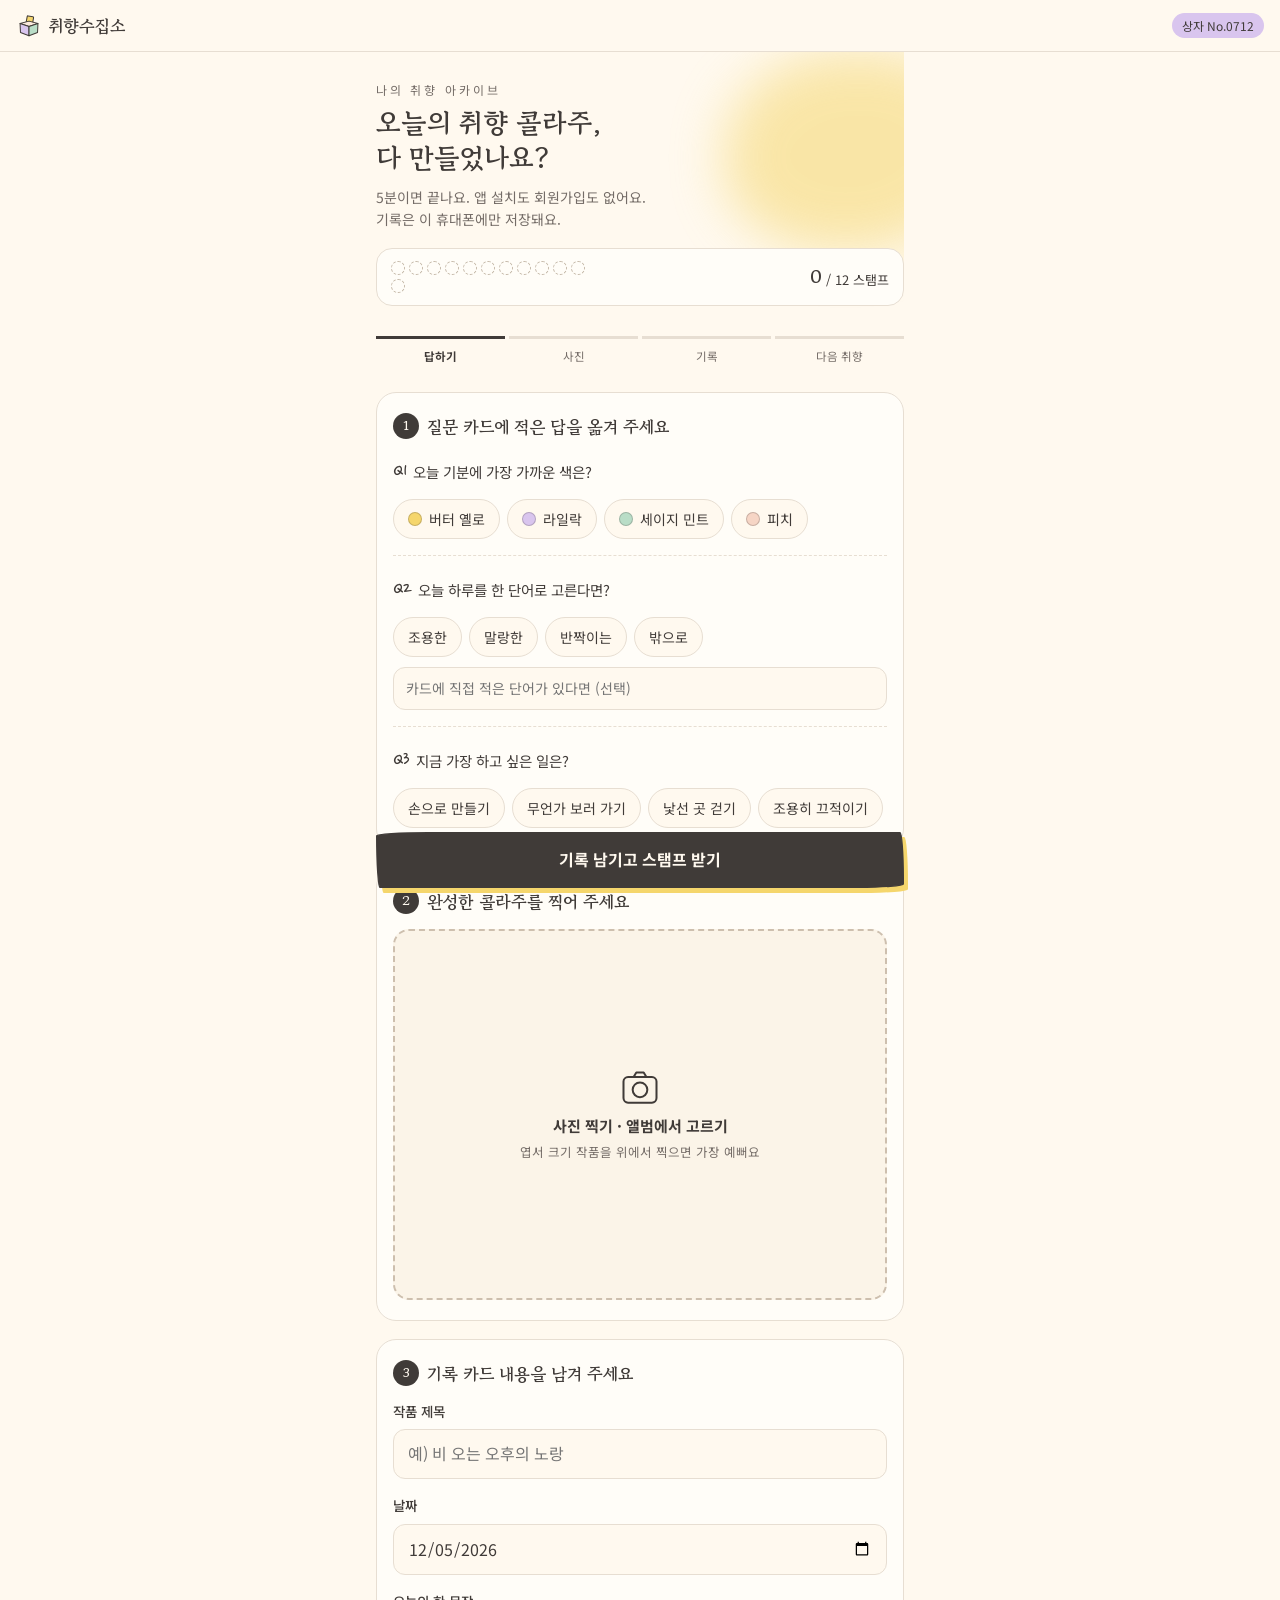
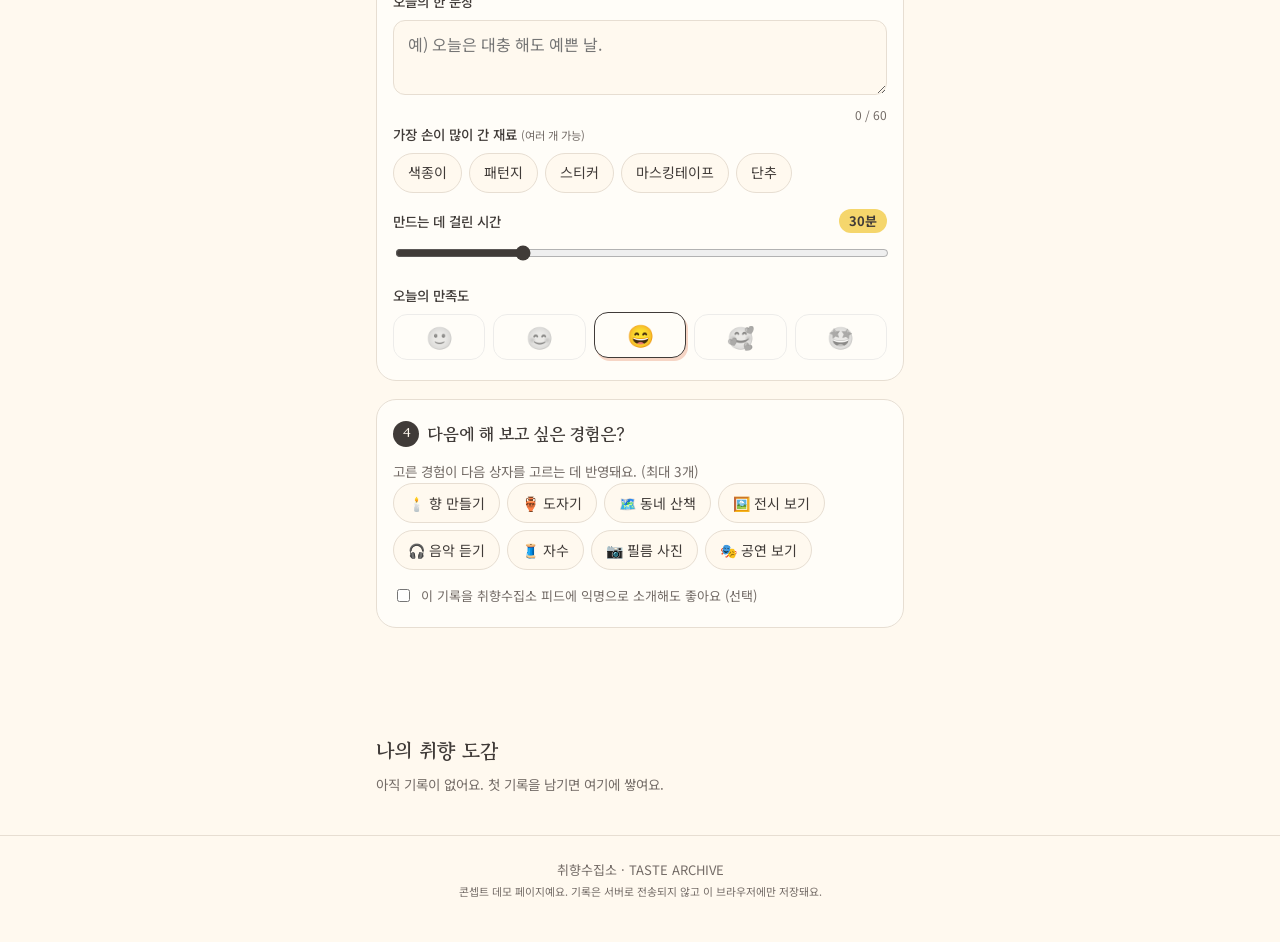
<file: archive.html>
<!doctype html>
<html lang="ko">
<head>
  <meta charset="utf-8">
  <meta name="viewport" content="width=device-width, initial-scale=1, viewport-fit=cover">
  <title>나의 취향 아카이브 · 취향수집소</title>
  <meta name="description" content="상자 속 QR로 들어오는 취향 기록 페이지. 질문 카드 답, 작품 사진, 오늘의 한 문장을 남기고 스탬프를 모아요.">
  <meta name="theme-color" content="#FFF9EF">
  <link rel="icon" href="assets/images/favicon.svg" type="image/svg+xml">
  <link rel="preconnect" href="https://fonts.googleapis.com">
  <link rel="preconnect" href="https://fonts.gstatic.com" crossorigin>
  <link href="https://fonts.googleapis.com/css2?family=Gowun+Batang:wght@400;700&family=Nanum+Pen+Script&family=Noto+Sans+KR:wght@400;500;700&display=swap" rel="stylesheet">
  <link rel="stylesheet" href="css/archive.css">
</head>
<body>
  <header class="a-header">
    <a class="a-logo" href="index.html"><img src="assets/images/favicon.svg" alt="" width="26" height="26">취향수집소</a>
    <span class="a-box" id="boxNo">상자 No.0712</span>
  </header>

  <main class="a-main">
    <!-- 0. 환영 -->
    <section class="a-hello">
      <p class="a-eyebrow">나의 취향 아카이브</p>
      <h1>오늘의 취향 콜라주,<br>다 만들었나요?</h1>
      <p class="a-sub">5분이면 끝나요. 앱 설치도 회원가입도 없어요.<br>기록은 이 휴대폰에만 저장돼요.</p>
      <div class="a-stamps" aria-label="스탬프 현황">
        <ol id="stampRow"></ol>
        <p><b id="stampCount">0</b> / 12 스탬프</p>
      </div>
    </section>

    <!-- 진행 표시 -->
    <nav class="a-progress" aria-label="기록 단계">
      <ol>
        <li class="is-on">답하기</li><li>사진</li><li>기록</li><li>다음 취향</li>
      </ol>
    </nav>

    <form id="recordForm" class="a-form" novalidate>
      <!-- STEP 1 질문 카드 -->
      <fieldset class="a-step" data-step="1">
        <legend><span class="a-num">1</span>질문 카드에 적은 답을 옮겨 주세요</legend>

        <div class="a-q">
          <p class="a-q-title"><b>Q1</b> 오늘 기분에 가장 가까운 색은?</p>
          <div class="a-opts">
            <label><input type="radio" name="color" value="butter" required><span><i style="--c:#F5D66C"></i>버터 옐로</span></label>
            <label><input type="radio" name="color" value="lilac"><span><i style="--c:#D9C5EE"></i>라일락</span></label>
            <label><input type="radio" name="color" value="mint"><span><i style="--c:#B9DDC7"></i>세이지 민트</span></label>
            <label><input type="radio" name="color" value="peach"><span><i style="--c:#F6D5C5"></i>피치</span></label>
          </div>
        </div>
        <div class="a-q">
          <p class="a-q-title"><b>Q2</b> 오늘 하루를 한 단어로 고른다면?</p>
          <div class="a-opts">
            <label><input type="radio" name="word" value="조용한" required><span>조용한</span></label>
            <label><input type="radio" name="word" value="말랑한"><span>말랑한</span></label>
            <label><input type="radio" name="word" value="반짝이는"><span>반짝이는</span></label>
            <label><input type="radio" name="word" value="밖으로"><span>밖으로</span></label>
          </div>
          <input class="a-input a-mini" name="wordCustom" maxlength="10" placeholder="카드에 직접 적은 단어가 있다면 (선택)">
        </div>
        <div class="a-q">
          <p class="a-q-title"><b>Q3</b> 지금 가장 하고 싶은 일은?</p>
          <div class="a-opts">
            <label><input type="radio" name="todo" value="make" required><span>손으로 만들기</span></label>
            <label><input type="radio" name="todo" value="see"><span>무언가 보러 가기</span></label>
            <label><input type="radio" name="todo" value="walk"><span>낯선 곳 걷기</span></label>
            <label><input type="radio" name="todo" value="write"><span>조용히 끄적이기</span></label>
          </div>
        </div>
      </fieldset>

      <!-- STEP 2 사진 -->
      <fieldset class="a-step" data-step="2">
        <legend><span class="a-num">2</span>완성한 콜라주를 찍어 주세요</legend>
        <label class="a-photo" id="photoDrop">
          <input type="file" id="photoInput" accept="image/*" capture="environment">
          <img id="photoPreview" alt="" hidden>
          <span class="a-photo-empty" id="photoEmpty">
            <svg viewBox="0 0 48 48" aria-hidden="true"><rect x="6" y="12" width="36" height="28" rx="5"/><circle cx="24" cy="26" r="8"/><path d="M17 12l3-5h8l3 5"/></svg>
            <b>사진 찍기 · 앨범에서 고르기</b>
            <small>엽서 크기 작품을 위에서 찍으면 가장 예뻐요</small>
          </span>
        </label>
        <button type="button" class="a-link" id="photoClear" hidden>사진 다시 고르기</button>
      </fieldset>

      <!-- STEP 3 기록 카드 -->
      <fieldset class="a-step" data-step="3">
        <legend><span class="a-num">3</span>기록 카드 내용을 남겨 주세요</legend>
        <label class="a-field"><span>작품 제목</span>
          <input class="a-input" name="title" maxlength="24" placeholder="예) 비 오는 오후의 노랑" required>
        </label>
        <label class="a-field"><span>날짜</span>
          <input class="a-input" type="date" name="date" required>
        </label>
        <label class="a-field"><span>오늘의 한 문장</span>
          <textarea class="a-input" name="sentence" rows="2" maxlength="60" placeholder="예) 오늘은 대충 해도 예쁜 날."></textarea>
          <small class="a-count"><output id="sentenceCount">0</output> / 60</small>
        </label>
        <div class="a-field">
          <span>가장 손이 많이 간 재료 <small>(여러 개 가능)</small></span>
          <div class="a-opts">
            <label><input type="checkbox" name="material" value="색종이"><span>색종이</span></label>
            <label><input type="checkbox" name="material" value="패턴지"><span>패턴지</span></label>
            <label><input type="checkbox" name="material" value="스티커"><span>스티커</span></label>
            <label><input type="checkbox" name="material" value="마스킹테이프"><span>마스킹테이프</span></label>
            <label><input type="checkbox" name="material" value="단추"><span>단추</span></label>
          </div>
        </div>
        <div class="a-field a-row">
          <label for="minutes"><span>만드는 데 걸린 시간</span></label>
          <output id="minutesOut" class="a-pill">30분</output>
          <input type="range" id="minutes" name="minutes" min="10" max="90" step="5" value="30">
        </div>
        <div class="a-field">
          <span>오늘의 만족도</span>
          <div class="a-rate" role="radiogroup" aria-label="만족도">
            <label><input type="radio" name="mood" value="1"><span>🙂</span></label>
            <label><input type="radio" name="mood" value="2"><span>😊</span></label>
            <label><input type="radio" name="mood" value="3" checked><span>😄</span></label>
            <label><input type="radio" name="mood" value="4"><span>🥰</span></label>
            <label><input type="radio" name="mood" value="5"><span>🤩</span></label>
          </div>
        </div>
      </fieldset>

      <!-- STEP 4 다음 취향 -->
      <fieldset class="a-step" data-step="4">
        <legend><span class="a-num">4</span>다음에 해 보고 싶은 경험은?</legend>
        <p class="a-help">고른 경험이 다음 상자를 고르는 데 반영돼요. (최대 3개)</p>
        <div class="a-opts a-next" id="nextOpts">
          <label><input type="checkbox" name="next" value="향"><span>🕯️ 향 만들기</span></label>
          <label><input type="checkbox" name="next" value="도자기"><span>🏺 도자기</span></label>
          <label><input type="checkbox" name="next" value="산책"><span>🗺️ 동네 산책</span></label>
          <label><input type="checkbox" name="next" value="전시"><span>🖼️ 전시 보기</span></label>
          <label><input type="checkbox" name="next" value="음악"><span>🎧 음악 듣기</span></label>
          <label><input type="checkbox" name="next" value="자수"><span>🧵 자수</span></label>
          <label><input type="checkbox" name="next" value="사진"><span>📷 필름 사진</span></label>
          <label><input type="checkbox" name="next" value="공연"><span>🎭 공연 보기</span></label>
        </div>
        <label class="a-consent"><input type="checkbox" name="share"> 이 기록을 취향수집소 피드에 익명으로 소개해도 좋아요 (선택)</label>
      </fieldset>

      <p class="a-error" id="formError" role="alert" hidden></p>
      <button type="submit" class="a-submit">기록 남기고 스탬프 받기</button>
    </form>

    <!-- 결과 -->
    <section class="a-result" id="result" hidden tabindex="-1">
      <div class="a-stamp-pop" id="stampPop" aria-hidden="true"><span>No.<b id="popNo">1</b></span><small>스탬프 획득</small></div>
      <p class="a-eyebrow">기록 완료</p>
      <h2 id="resultHead">첫 번째 취향이 수집됐어요</h2>

      <article class="a-card" id="recordCard">
        <div class="a-card-photo" id="cardPhoto"></div>
        <div class="a-card-body">
          <p class="a-card-meta" id="cardMeta"></p>
          <h3 id="cardTitle"></h3>
          <ul class="a-card-tags" id="cardTags"></ul>
          <p class="a-card-quote" id="cardQuote"></p>
        </div>
      </article>

      <div class="a-actions">
        <button type="button" class="a-btn a-btn-dark" id="saveImage">기록 카드 이미지로 저장</button>
        <button type="button" class="a-btn" id="newRecord">새 기록 쓰기</button>
      </div>

      <div class="a-next-box">
        <p class="a-eyebrow">기록으로 고른 다음 상자</p>
        <h3 id="nextBox"></h3>
        <p id="nextWhy" class="a-help"></p>
      </div>
    </section>

    <!-- 지난 기록 -->
    <section class="a-history">
      <h2>나의 취향 도감</h2>
      <p class="a-help" id="historyEmpty">아직 기록이 없어요. 첫 기록을 남기면 여기에 쌓여요.</p>
      <ol class="a-history-list" id="historyList"></ol>
      <button type="button" class="a-link" id="clearAll" hidden>이 휴대폰의 기록 모두 지우기</button>
    </section>
  </main>

  <footer class="a-footer">
    취향수집소 · TASTE ARCHIVE<br>
    <small>콘셉트 데모 페이지예요. 기록은 서버로 전송되지 않고 이 브라우저에만 저장돼요.</small>
  </footer>

  <script src="js/archive.js" defer></script>
</body>
</html>
</file>
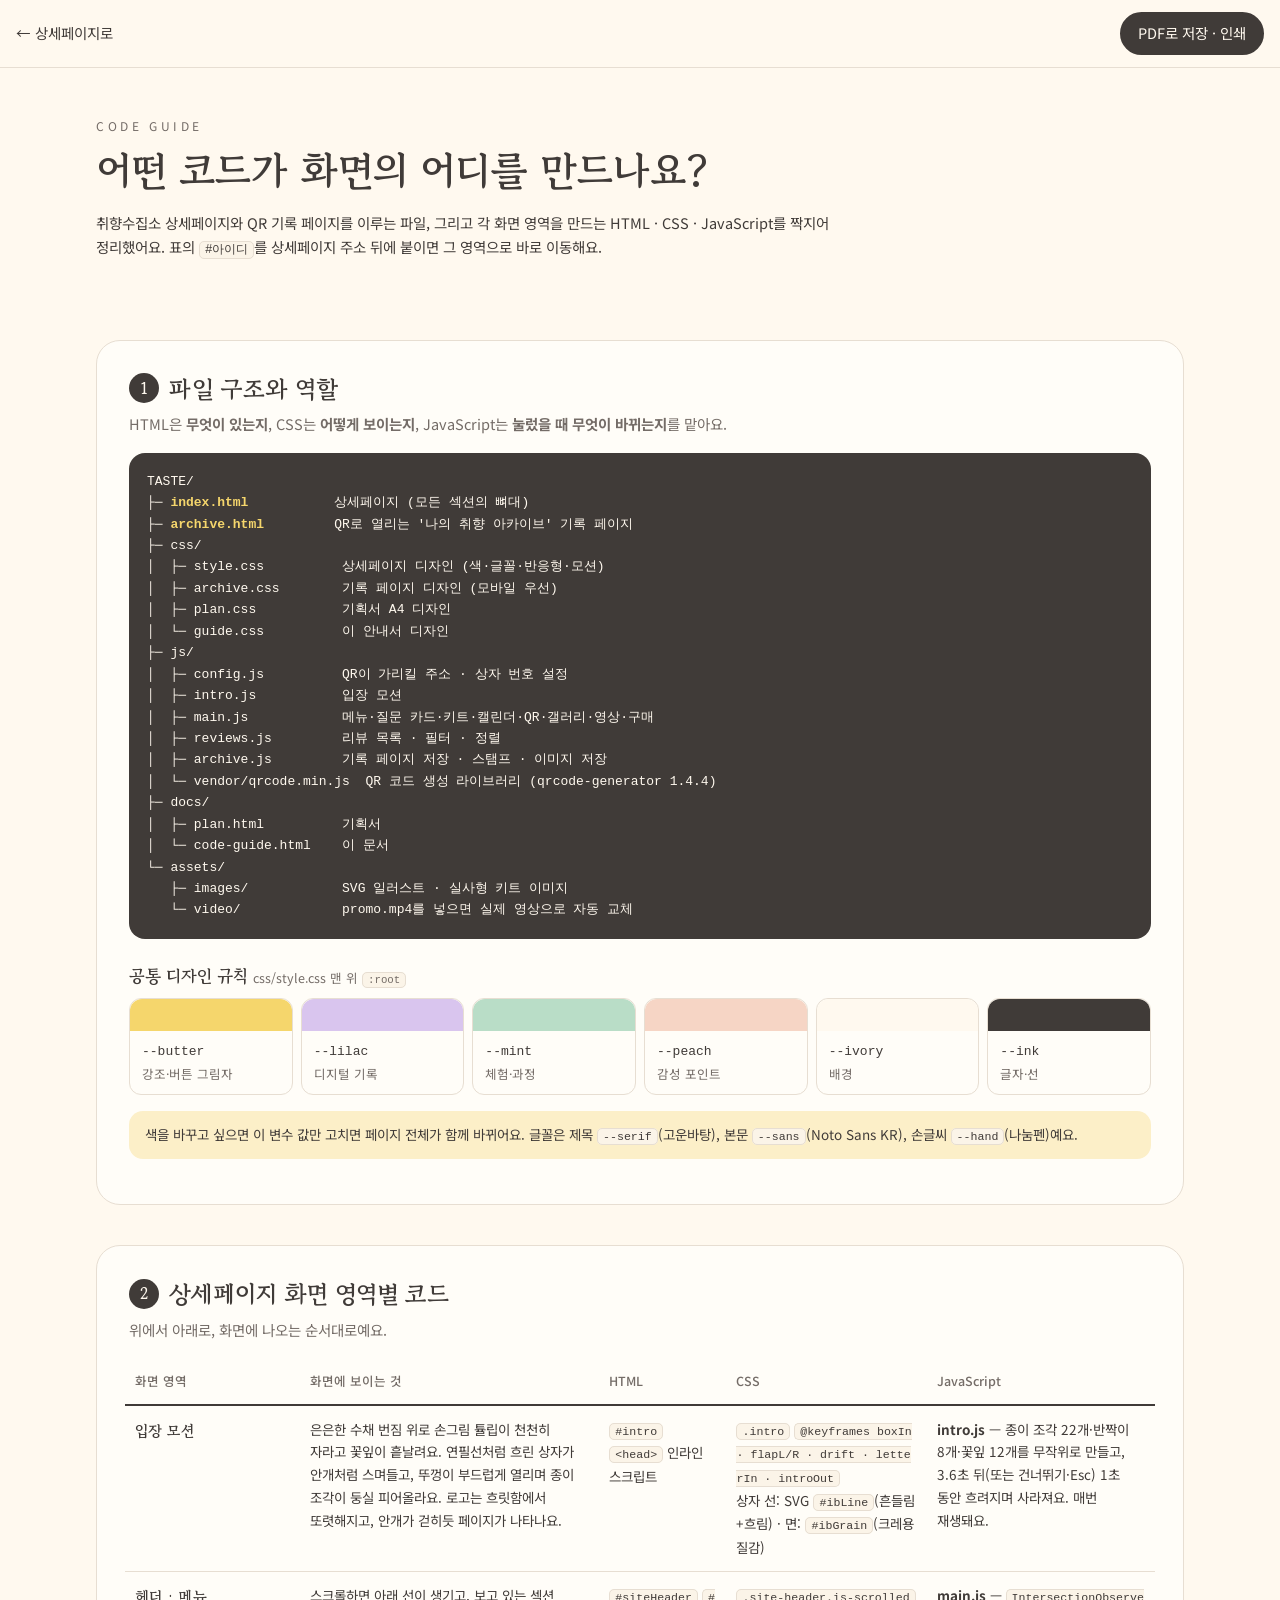
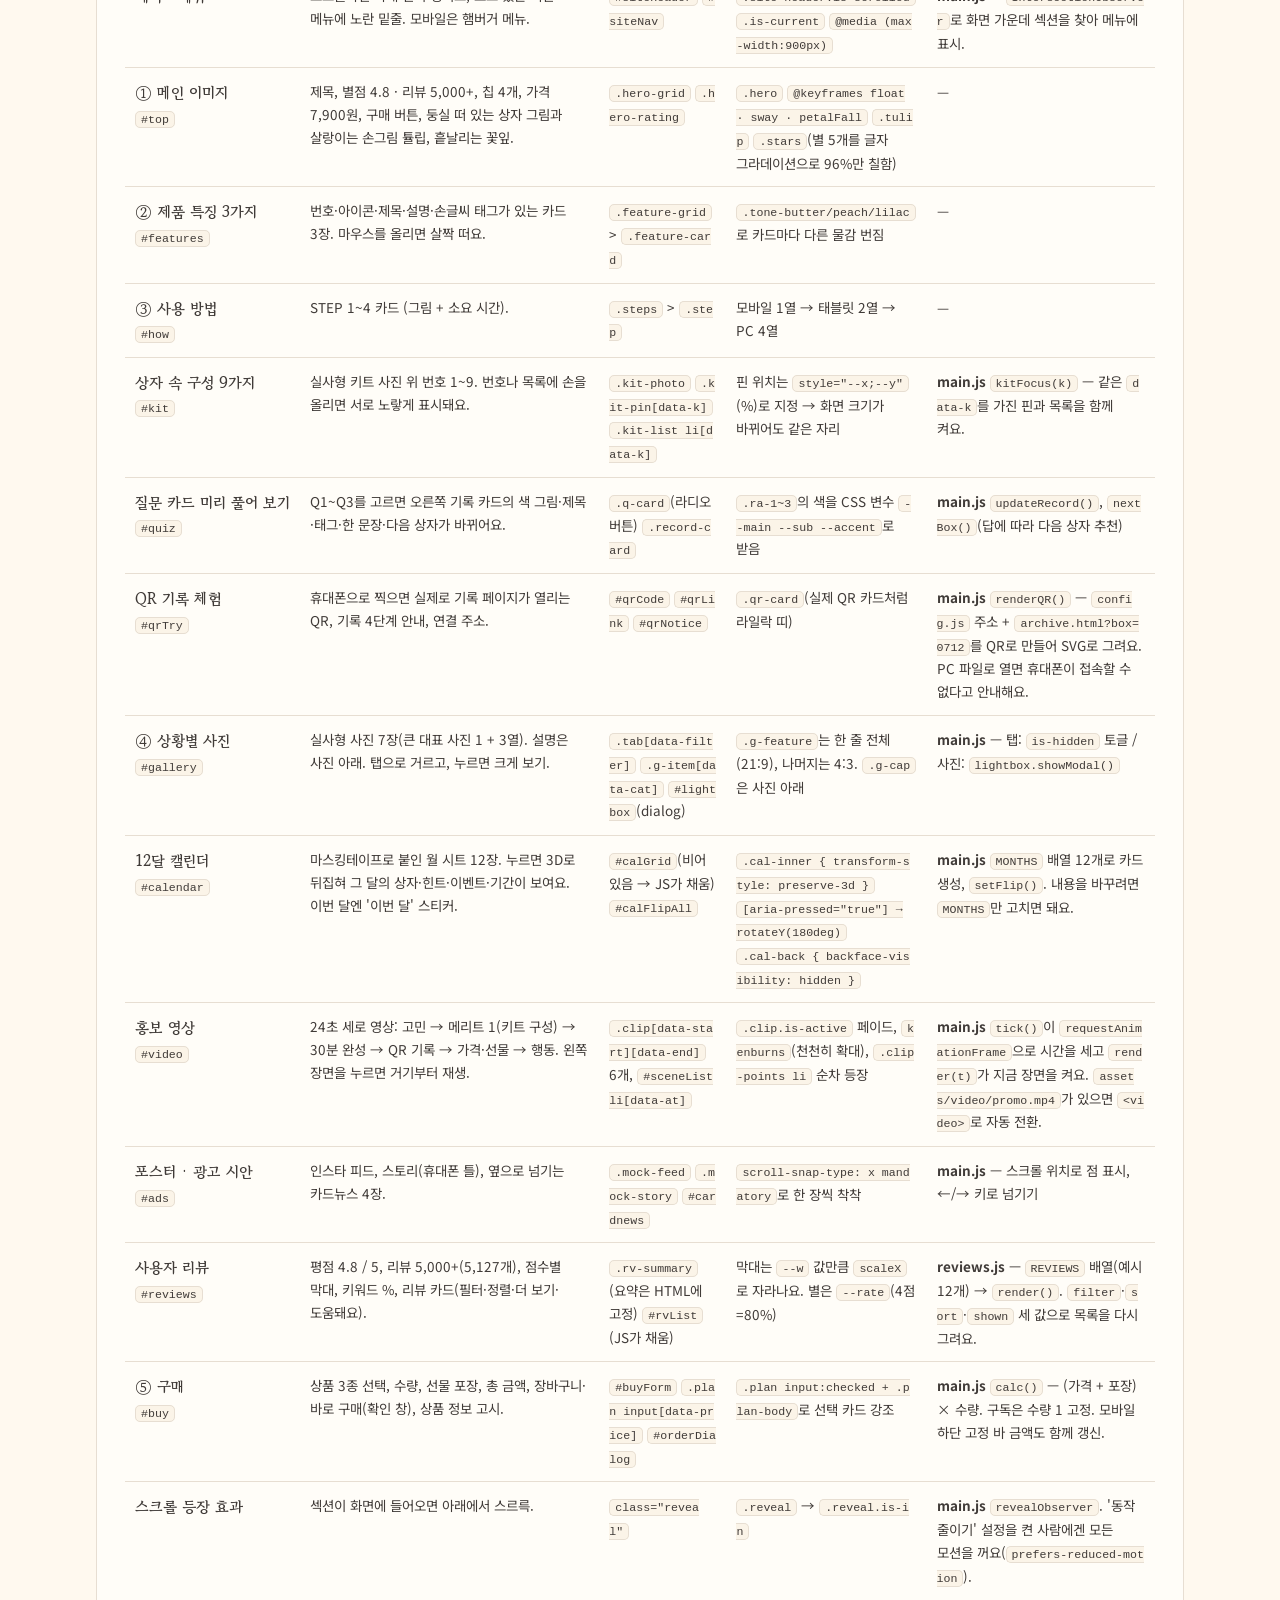
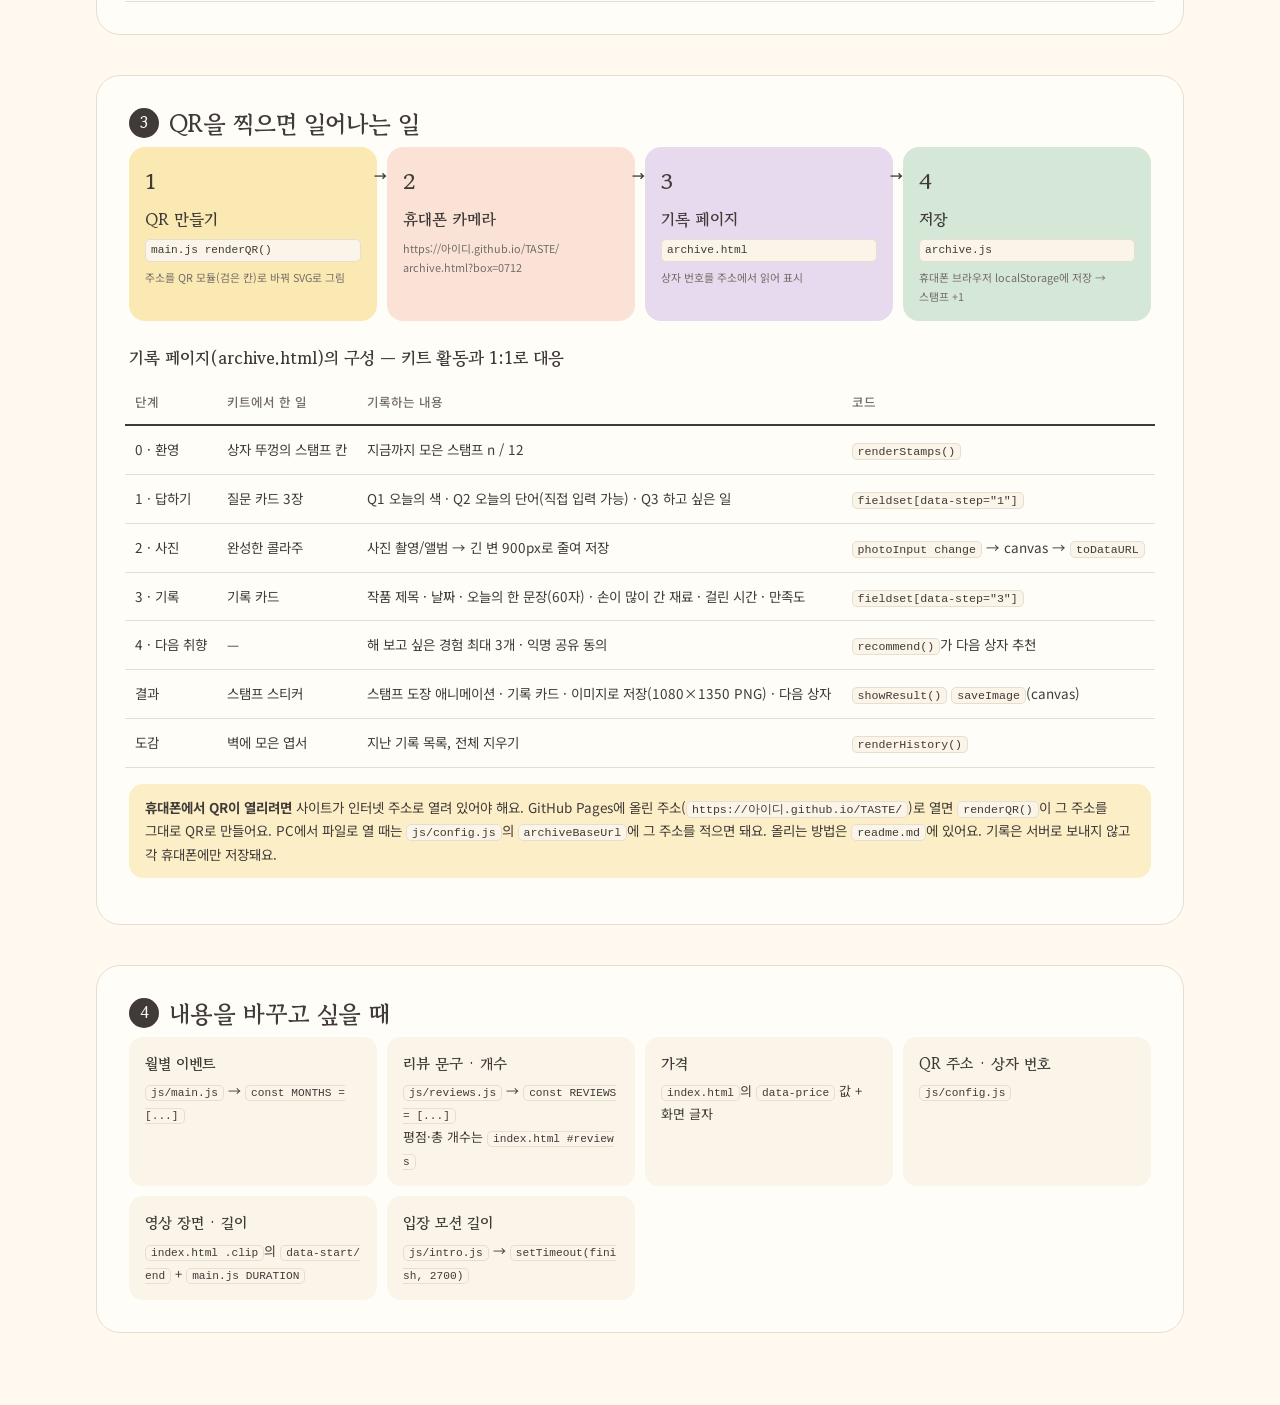
<file: docs/code-guide.html>
<!doctype html>
<html lang="ko">
<head>
  <meta charset="utf-8">
  <meta name="viewport" content="width=device-width, initial-scale=1">
  <title>코드 안내서 · 취향수집소</title>
  <link rel="icon" href="../assets/images/favicon.svg" type="image/svg+xml">
  <link rel="preconnect" href="https://fonts.googleapis.com">
  <link rel="preconnect" href="https://fonts.gstatic.com" crossorigin>
  <link href="https://fonts.googleapis.com/css2?family=Gowun+Batang:wght@400;700&family=Noto+Sans+KR:wght@400;500;700&display=swap" rel="stylesheet">
  <link rel="stylesheet" href="../css/guide.css">
</head>
<body>
  <header class="g-top">
    <a href="../index.html">← 상세페이지로</a>
    <button type="button" onclick="window.print()">PDF로 저장 · 인쇄</button>
  </header>

  <main class="g-main">
    <section class="g-hero">
      <p class="g-eyebrow">CODE GUIDE</p>
      <h1>어떤 코드가 화면의 어디를 만드나요?</h1>
      <p>취향수집소 상세페이지와 QR 기록 페이지를 이루는 파일, 그리고 각 화면 영역을 만드는 HTML · CSS · JavaScript를 짝지어 정리했어요. 표의 <code>#아이디</code>를 상세페이지 주소 뒤에 붙이면 그 영역으로 바로 이동해요.</p>
    </section>

    <!-- 1. 파일 구조 -->
    <section class="g-sec">
      <h2><span>1</span>파일 구조와 역할</h2>
      <p class="g-lead">HTML은 <b>무엇이 있는지</b>, CSS는 <b>어떻게 보이는지</b>, JavaScript는 <b>눌렀을 때 무엇이 바뀌는지</b>를 맡아요.</p>
      <div class="g-tree">
<pre>TASTE/
├─ <b>index.html</b>           상세페이지 (모든 섹션의 뼈대)
├─ <b>archive.html</b>         QR로 열리는 '나의 취향 아카이브' 기록 페이지
├─ css/
│  ├─ style.css          상세페이지 디자인 (색·글꼴·반응형·모션)
│  ├─ archive.css        기록 페이지 디자인 (모바일 우선)
│  ├─ plan.css           기획서 A4 디자인
│  └─ guide.css          이 안내서 디자인
├─ js/
│  ├─ config.js          QR이 가리킬 주소 · 상자 번호 설정
│  ├─ intro.js           입장 모션
│  ├─ main.js            메뉴·질문 카드·키트·캘린더·QR·갤러리·영상·구매
│  ├─ reviews.js         리뷰 목록 · 필터 · 정렬
│  ├─ archive.js         기록 페이지 저장 · 스탬프 · 이미지 저장
│  └─ vendor/qrcode.min.js  QR 코드 생성 라이브러리 (qrcode-generator 1.4.4)
├─ docs/
│  ├─ plan.html          기획서
│  └─ code-guide.html    이 문서
└─ assets/
   ├─ images/            SVG 일러스트 · 실사형 키트 이미지
   └─ video/             promo.mp4를 넣으면 실제 영상으로 자동 교체</pre>
      </div>
      <h3>공통 디자인 규칙 <small>css/style.css 맨 위 <code>:root</code></small></h3>
      <ul class="g-swatches">
        <li style="--c:#F5D66C"><code>--butter</code>강조·버튼 그림자</li>
        <li style="--c:#D9C5EE"><code>--lilac</code>디지털 기록</li>
        <li style="--c:#B9DDC7"><code>--mint</code>체험·과정</li>
        <li style="--c:#F6D5C5"><code>--peach</code>감성 포인트</li>
        <li style="--c:#FFF9EF"><code>--ivory</code>배경</li>
        <li style="--c:#403B38" class="dk"><code>--ink</code>글자·선</li>
      </ul>
      <p class="g-note">색을 바꾸고 싶으면 이 변수 값만 고치면 페이지 전체가 함께 바뀌어요. 글꼴은 제목 <code>--serif</code>(고운바탕), 본문 <code>--sans</code>(Noto Sans KR), 손글씨 <code>--hand</code>(나눔펜)예요.</p>
    </section>

    <!-- 2. 화면 영역별 -->
    <section class="g-sec">
      <h2><span>2</span>상세페이지 화면 영역별 코드</h2>
      <p class="g-lead">위에서 아래로, 화면에 나오는 순서대로예요.</p>

      <div class="g-table-wrap">
      <table class="g-table">
        <thead><tr><th>화면 영역</th><th>화면에 보이는 것</th><th>HTML</th><th>CSS</th><th>JavaScript</th></tr></thead>
        <tbody>
          <tr>
            <td><b>입장 모션</b></td>
            <td>은은한 수채 번짐 위로 손그림 튤립이 천천히 자라고 꽃잎이 흩날려요. 연필선처럼 흐린 상자가 안개처럼 스며들고, 뚜껑이 부드럽게 열리며 종이 조각이 둥실 피어올라요. 로고는 흐릿함에서 또렷해지고, 안개가 걷히듯 페이지가 나타나요.</td>
            <td><code>#intro</code><br><code>&lt;head&gt;</code> 인라인 스크립트</td>
            <td><code>.intro</code> <code>@keyframes boxIn · flapL/R · drift · letterIn · introOut</code><br>상자 선: SVG <code>#ibLine</code>(흔들림+흐림) · 면: <code>#ibGrain</code>(크레용 질감)</td>
            <td><b>intro.js</b> — 종이 조각 22개·반짝이 8개·꽃잎 12개를 무작위로 만들고, 3.6초 뒤(또는 건너뛰기·Esc) 1초 동안 흐려지며 사라져요. 매번 재생돼요.</td>
          </tr>
          <tr>
            <td><b>헤더 · 메뉴</b></td>
            <td>스크롤하면 아래 선이 생기고, 보고 있는 섹션 메뉴에 노란 밑줄. 모바일은 햄버거 메뉴.</td>
            <td><code>#siteHeader</code> <code>#siteNav</code></td>
            <td><code>.site-header.is-scrolled</code> <code>.is-current</code> <code>@media (max-width:900px)</code></td>
            <td><b>main.js</b> — <code>IntersectionObserver</code>로 화면 가운데 섹션을 찾아 메뉴에 표시.</td>
          </tr>
          <tr>
            <td><b>① 메인 이미지</b><br><code>#top</code></td>
            <td>제목, 별점 4.8 · 리뷰 5,000+, 칩 4개, 가격 7,900원, 구매 버튼, 둥실 떠 있는 상자 그림과 살랑이는 손그림 튤립, 흩날리는 꽃잎.</td>
            <td><code>.hero-grid</code> <code>.hero-rating</code></td>
            <td><code>.hero</code> <code>@keyframes float · sway · petalFall</code> <code>.tulip</code> <code>.stars</code>(별 5개를 글자 그라데이션으로 96%만 칠함)</td>
            <td>—</td>
          </tr>
          <tr>
            <td><b>② 제품 특징 3가지</b><br><code>#features</code></td>
            <td>번호·아이콘·제목·설명·손글씨 태그가 있는 카드 3장. 마우스를 올리면 살짝 떠요.</td>
            <td><code>.feature-grid</code> &gt; <code>.feature-card</code></td>
            <td><code>.tone-butter/peach/lilac</code>로 카드마다 다른 물감 번짐</td>
            <td>—</td>
          </tr>
          <tr>
            <td><b>③ 사용 방법</b><br><code>#how</code></td>
            <td>STEP 1~4 카드 (그림 + 소요 시간).</td>
            <td><code>.steps</code> &gt; <code>.step</code></td>
            <td>모바일 1열 → 태블릿 2열 → PC 4열</td>
            <td>—</td>
          </tr>
          <tr>
            <td><b>상자 속 구성 9가지</b><br><code>#kit</code></td>
            <td>실사형 키트 사진 위 번호 1~9. 번호나 목록에 손을 올리면 서로 노랗게 표시돼요.</td>
            <td><code>.kit-photo</code> <code>.kit-pin[data-k]</code> <code>.kit-list li[data-k]</code></td>
            <td>핀 위치는 <code>style="--x;--y"</code>(%)로 지정 → 화면 크기가 바뀌어도 같은 자리</td>
            <td><b>main.js</b> <code>kitFocus(k)</code> — 같은 <code>data-k</code>를 가진 핀과 목록을 함께 켜요.</td>
          </tr>
          <tr>
            <td><b>질문 카드 미리 풀어 보기</b><br><code>#quiz</code></td>
            <td>Q1~Q3를 고르면 오른쪽 기록 카드의 색 그림·제목·태그·한 문장·다음 상자가 바뀌어요.</td>
            <td><code>.q-card</code>(라디오 버튼) <code>.record-card</code></td>
            <td><code>.ra-1~3</code>의 색을 CSS 변수 <code>--main --sub --accent</code>로 받음</td>
            <td><b>main.js</b> <code>updateRecord()</code>, <code>nextBox()</code>(답에 따라 다음 상자 추천)</td>
          </tr>
          <tr>
            <td><b>QR 기록 체험</b><br><code>#qrTry</code></td>
            <td>휴대폰으로 찍으면 실제로 기록 페이지가 열리는 QR, 기록 4단계 안내, 연결 주소.</td>
            <td><code>#qrCode</code> <code>#qrLink</code> <code>#qrNotice</code></td>
            <td><code>.qr-card</code>(실제 QR 카드처럼 라일락 띠)</td>
            <td><b>main.js</b> <code>renderQR()</code> — <code>config.js</code> 주소 + <code>archive.html?box=0712</code>를 QR로 만들어 SVG로 그려요. PC 파일로 열면 휴대폰이 접속할 수 없다고 안내해요.</td>
          </tr>
          <tr>
            <td><b>④ 상황별 사진</b><br><code>#gallery</code></td>
            <td>실사형 사진 7장(큰 대표 사진 1 + 3열). 설명은 사진 아래. 탭으로 거르고, 누르면 크게 보기.</td>
            <td><code>.tab[data-filter]</code> <code>.g-item[data-cat]</code> <code>#lightbox</code>(dialog)</td>
            <td><code>.g-feature</code>는 한 줄 전체(21:9), 나머지는 4:3. <code>.g-cap</code>은 사진 아래</td>
            <td><b>main.js</b> — 탭: <code>is-hidden</code> 토글 / 사진: <code>lightbox.showModal()</code></td>
          </tr>
          <tr>
            <td><b>12달 캘린더</b><br><code>#calendar</code></td>
            <td>마스킹테이프로 붙인 월 시트 12장. 누르면 3D로 뒤집혀 그 달의 상자·힌트·이벤트·기간이 보여요. 이번 달엔 '이번 달' 스티커.</td>
            <td><code>#calGrid</code>(비어 있음 → JS가 채움) <code>#calFlipAll</code></td>
            <td><code>.cal-inner { transform-style: preserve-3d }</code><br><code>[aria-pressed="true"] → rotateY(180deg)</code><br><code>.cal-back { backface-visibility: hidden }</code></td>
            <td><b>main.js</b> <code>MONTHS</code> 배열 12개로 카드 생성, <code>setFlip()</code>. 내용을 바꾸려면 <code>MONTHS</code>만 고치면 돼요.</td>
          </tr>
          <tr>
            <td><b>홍보 영상</b><br><code>#video</code></td>
            <td>24초 세로 영상: 고민 → 메리트 1(키트 구성) → 30분 완성 → QR 기록 → 가격·선물 → 행동. 왼쪽 장면을 누르면 거기부터 재생.</td>
            <td><code>.clip[data-start][data-end]</code> 6개, <code>#sceneList li[data-at]</code></td>
            <td><code>.clip.is-active</code> 페이드, <code>kenburns</code>(천천히 확대), <code>.clip-points li</code> 순차 등장</td>
            <td><b>main.js</b> <code>tick()</code>이 <code>requestAnimationFrame</code>으로 시간을 세고 <code>render(t)</code>가 지금 장면을 켜요. <code>assets/video/promo.mp4</code>가 있으면 <code>&lt;video&gt;</code>로 자동 전환.</td>
          </tr>
          <tr>
            <td><b>포스터 · 광고 시안</b><br><code>#ads</code></td>
            <td>인스타 피드, 스토리(휴대폰 틀), 옆으로 넘기는 카드뉴스 4장.</td>
            <td><code>.mock-feed</code> <code>.mock-story</code> <code>#cardnews</code></td>
            <td><code>scroll-snap-type: x mandatory</code>로 한 장씩 착착</td>
            <td><b>main.js</b> — 스크롤 위치로 점 표시, ←/→ 키로 넘기기</td>
          </tr>
          <tr>
            <td><b>사용자 리뷰</b><br><code>#reviews</code></td>
            <td>평점 4.8 / 5, 리뷰 5,000+(5,127개), 점수별 막대, 키워드 %, 리뷰 카드(필터·정렬·더 보기·도움돼요).</td>
            <td><code>.rv-summary</code>(요약은 HTML에 고정) <code>#rvList</code>(JS가 채움)</td>
            <td>막대는 <code>--w</code> 값만큼 <code>scaleX</code>로 자라나요. 별은 <code>--rate</code>(4점=80%)</td>
            <td><b>reviews.js</b> — <code>REVIEWS</code> 배열(예시 12개) → <code>render()</code>. <code>filter</code>·<code>sort</code>·<code>shown</code> 세 값으로 목록을 다시 그려요.</td>
          </tr>
          <tr>
            <td><b>⑤ 구매</b><br><code>#buy</code></td>
            <td>상품 3종 선택, 수량, 선물 포장, 총 금액, 장바구니·바로 구매(확인 창), 상품 정보 고시.</td>
            <td><code>#buyForm</code> <code>.plan input[data-price]</code> <code>#orderDialog</code></td>
            <td><code>.plan input:checked + .plan-body</code>로 선택 카드 강조</td>
            <td><b>main.js</b> <code>calc()</code> — (가격 + 포장) × 수량. 구독은 수량 1 고정. 모바일 하단 고정 바 금액도 함께 갱신.</td>
          </tr>
          <tr>
            <td><b>스크롤 등장 효과</b></td>
            <td>섹션이 화면에 들어오면 아래에서 스르륵.</td>
            <td><code>class="reveal"</code></td>
            <td><code>.reveal</code> → <code>.reveal.is-in</code></td>
            <td><b>main.js</b> <code>revealObserver</code>. '동작 줄이기' 설정을 켠 사람에겐 모든 모션을 꺼요(<code>prefers-reduced-motion</code>).</td>
          </tr>
        </tbody>
      </table>
      </div>
    </section>

    <!-- 3. QR → 기록 페이지 -->
    <section class="g-sec">
      <h2><span>3</span>QR을 찍으면 일어나는 일</h2>
      <ol class="g-flow">
        <li><b>QR 만들기</b><code>main.js renderQR()</code><small>주소를 QR 모듈(검은 칸)로 바꿔 SVG로 그림</small></li>
        <li><b>휴대폰 카메라</b><small>https://아이디.github.io/TASTE/<br>archive.html?box=0712</small></li>
        <li><b>기록 페이지</b><code>archive.html</code><small>상자 번호를 주소에서 읽어 표시</small></li>
        <li><b>저장</b><code>archive.js</code><small>휴대폰 브라우저 localStorage에 저장 → 스탬프 +1</small></li>
      </ol>

      <h3>기록 페이지(archive.html)의 구성 — 키트 활동과 1:1로 대응</h3>
      <div class="g-table-wrap">
      <table class="g-table">
        <thead><tr><th>단계</th><th>키트에서 한 일</th><th>기록하는 내용</th><th>코드</th></tr></thead>
        <tbody>
          <tr><td>0 · 환영</td><td>상자 뚜껑의 스탬프 칸</td><td>지금까지 모은 스탬프 n / 12</td><td><code>renderStamps()</code></td></tr>
          <tr><td>1 · 답하기</td><td>질문 카드 3장</td><td>Q1 오늘의 색 · Q2 오늘의 단어(직접 입력 가능) · Q3 하고 싶은 일</td><td><code>fieldset[data-step="1"]</code></td></tr>
          <tr><td>2 · 사진</td><td>완성한 콜라주</td><td>사진 촬영/앨범 → 긴 변 900px로 줄여 저장</td><td><code>photoInput change</code> → canvas → <code>toDataURL</code></td></tr>
          <tr><td>3 · 기록</td><td>기록 카드</td><td>작품 제목 · 날짜 · 오늘의 한 문장(60자) · 손이 많이 간 재료 · 걸린 시간 · 만족도</td><td><code>fieldset[data-step="3"]</code></td></tr>
          <tr><td>4 · 다음 취향</td><td>—</td><td>해 보고 싶은 경험 최대 3개 · 익명 공유 동의</td><td><code>recommend()</code>가 다음 상자 추천</td></tr>
          <tr><td>결과</td><td>스탬프 스티커</td><td>스탬프 도장 애니메이션 · 기록 카드 · 이미지로 저장(1080×1350 PNG) · 다음 상자</td><td><code>showResult()</code> <code>saveImage</code>(canvas)</td></tr>
          <tr><td>도감</td><td>벽에 모은 엽서</td><td>지난 기록 목록, 전체 지우기</td><td><code>renderHistory()</code></td></tr>
        </tbody>
      </table>
      </div>
      <p class="g-note"><b>휴대폰에서 QR이 열리려면</b> 사이트가 인터넷 주소로 열려 있어야 해요. GitHub Pages에 올린 주소(<code>https://아이디.github.io/TASTE/</code>)로 열면 <code>renderQR()</code>이 그 주소를 그대로 QR로 만들어요. PC에서 파일로 열 때는 <code>js/config.js</code>의 <code>archiveBaseUrl</code>에 그 주소를 적으면 돼요. 올리는 방법은 <code>readme.md</code>에 있어요. 기록은 서버로 보내지 않고 각 휴대폰에만 저장돼요.</p>
    </section>

    <!-- 4. 자주 고칠 곳 -->
    <section class="g-sec">
      <h2><span>4</span>내용을 바꾸고 싶을 때</h2>
      <div class="g-cards">
        <div><b>월별 이벤트</b><p><code>js/main.js</code> → <code>const MONTHS = [...]</code></p></div>
        <div><b>리뷰 문구 · 개수</b><p><code>js/reviews.js</code> → <code>const REVIEWS = [...]</code><br>평점·총 개수는 <code>index.html #reviews</code></p></div>
        <div><b>가격</b><p><code>index.html</code>의 <code>data-price</code> 값 + 화면 글자</p></div>
        <div><b>QR 주소 · 상자 번호</b><p><code>js/config.js</code></p></div>
        <div><b>영상 장면 · 길이</b><p><code>index.html .clip</code>의 <code>data-start/end</code> + <code>main.js DURATION</code></p></div>
        <div><b>입장 모션 길이</b><p><code>js/intro.js</code> → <code>setTimeout(finish, 2700)</code></p></div>
      </div>
    </section>
  </main>
</body>
</html>
</file>
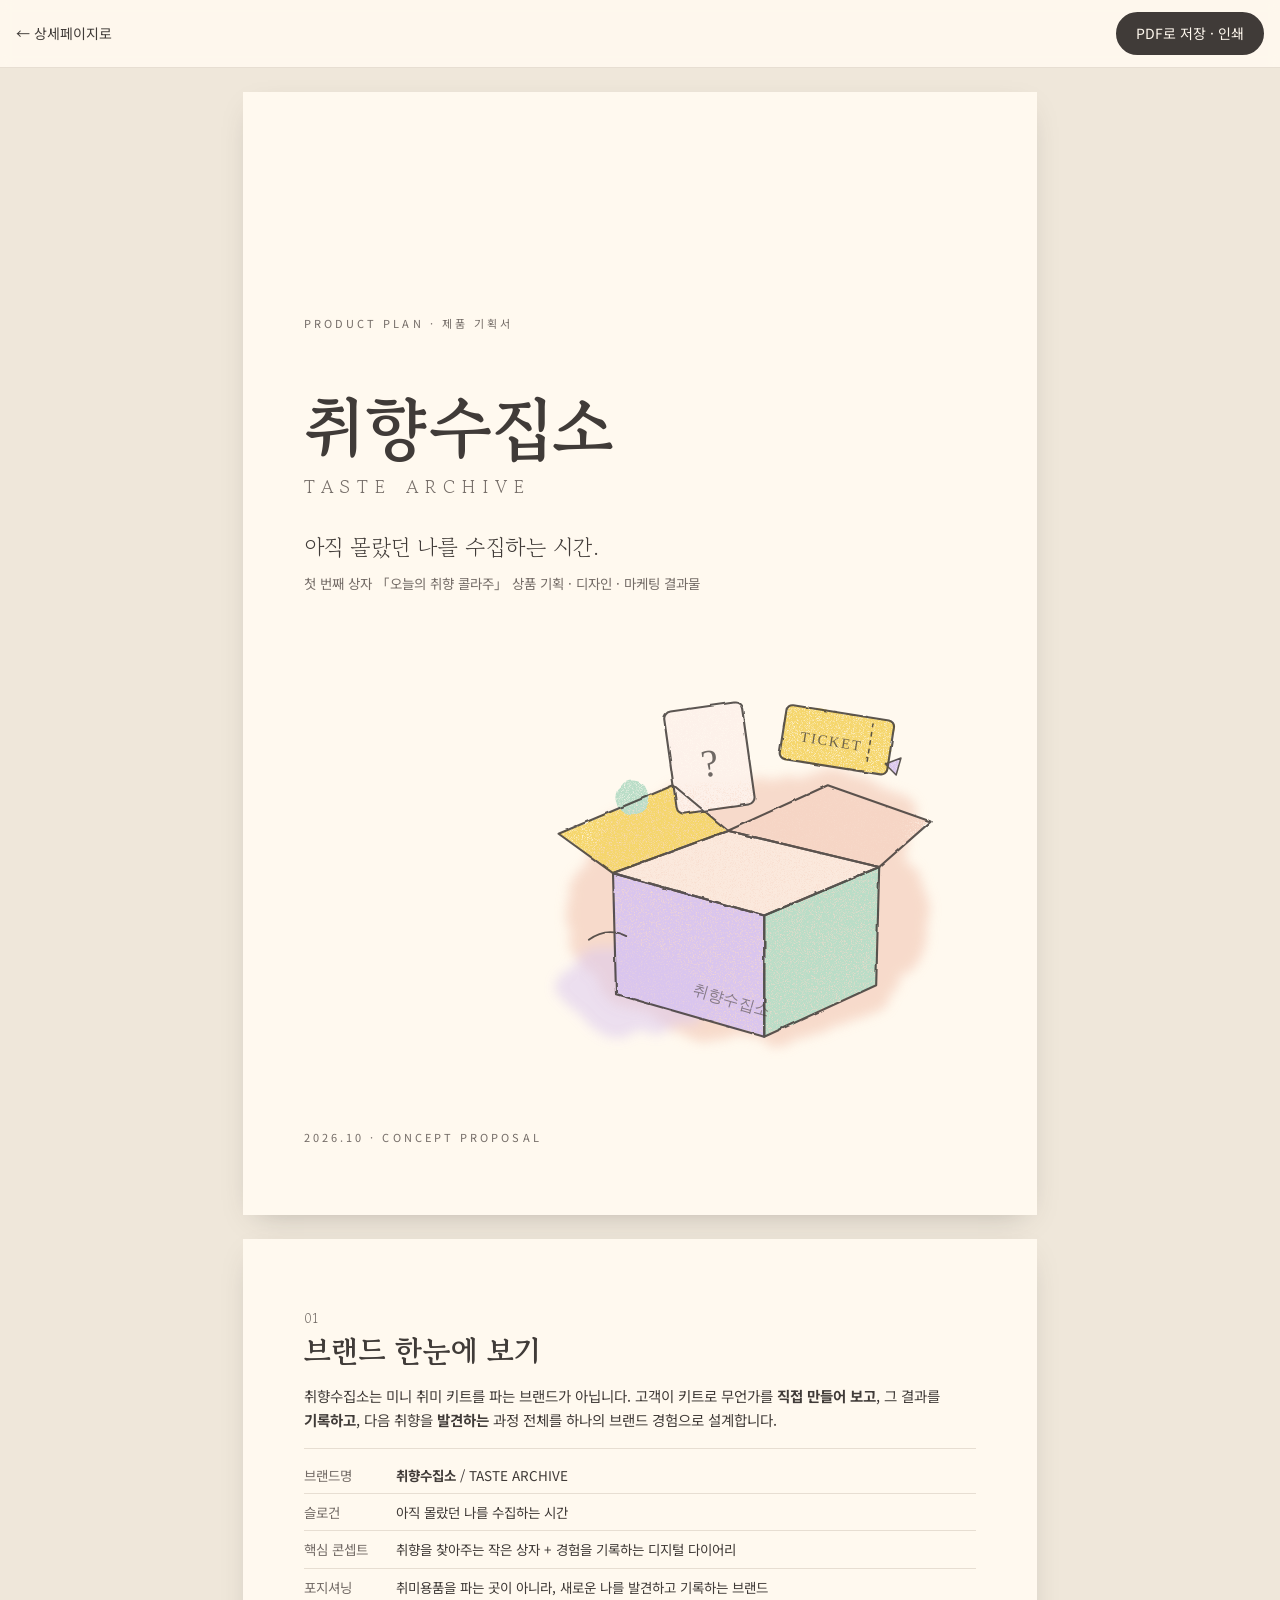
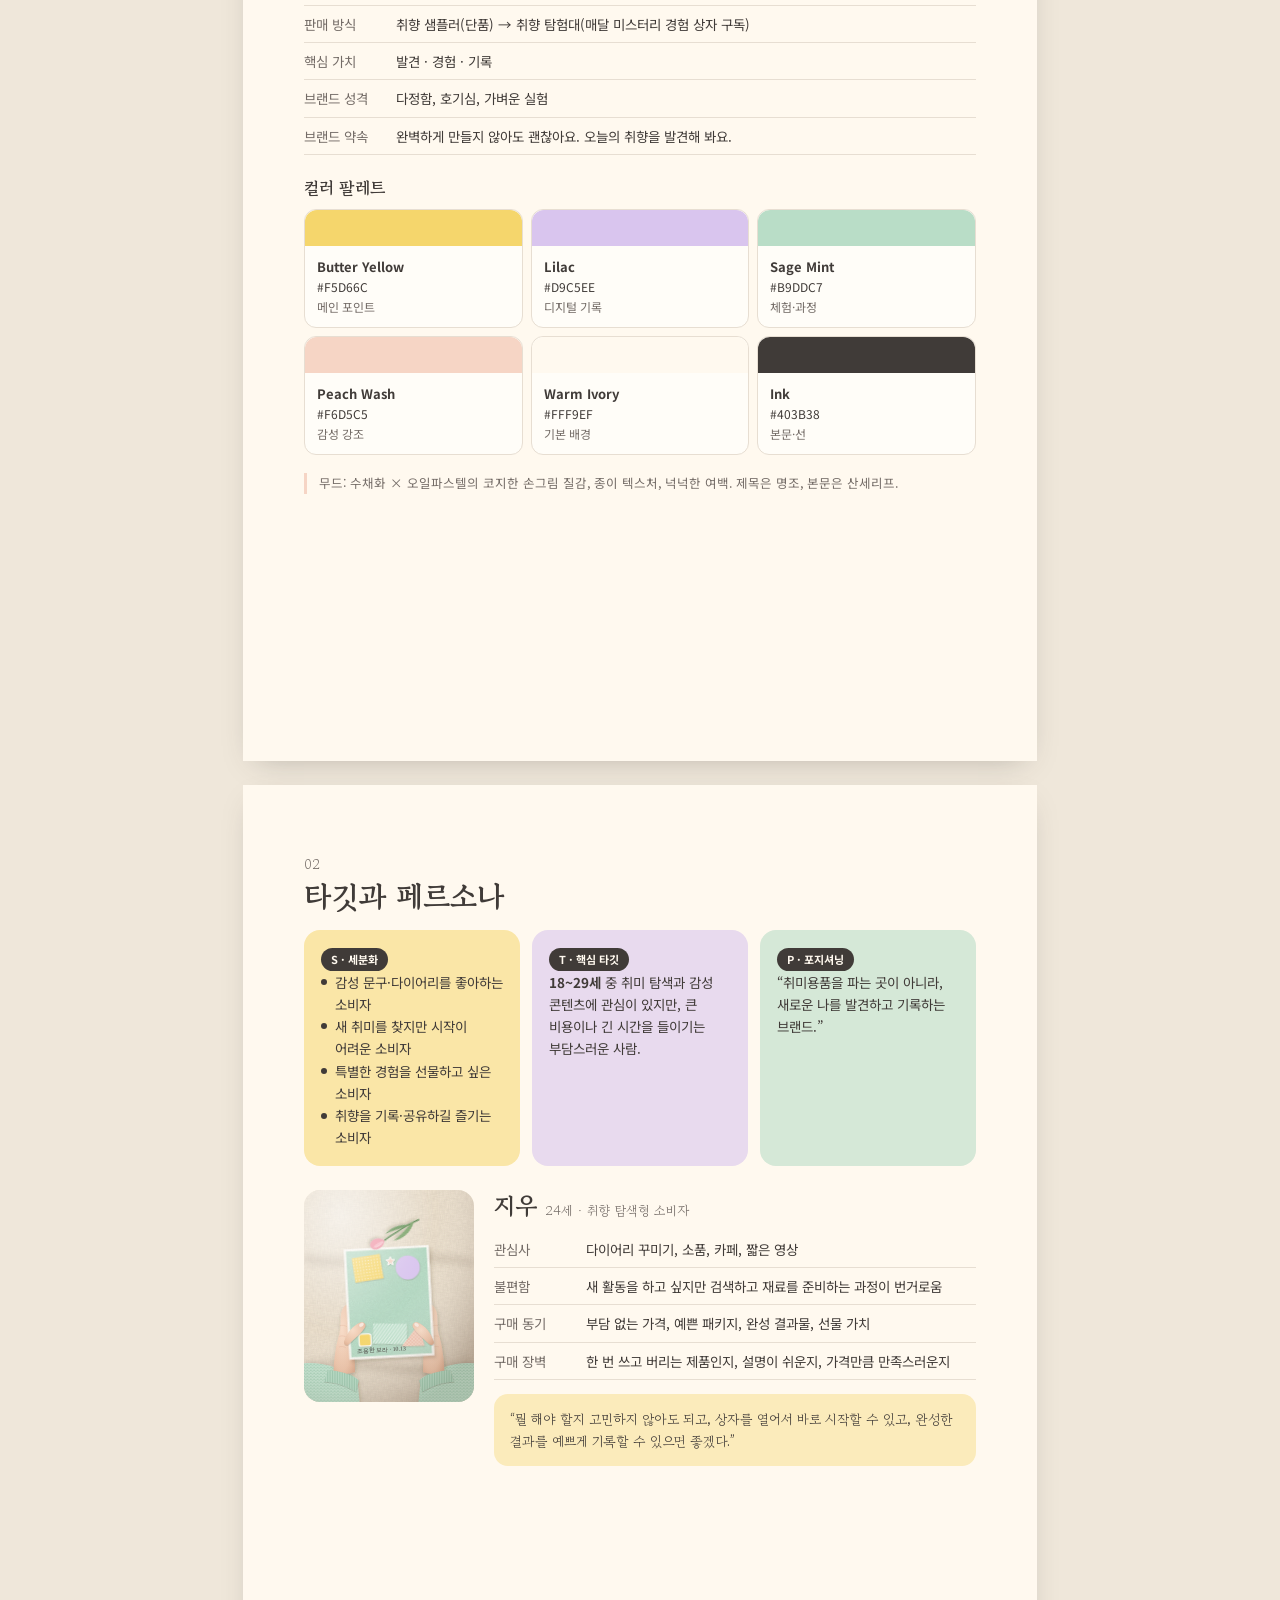
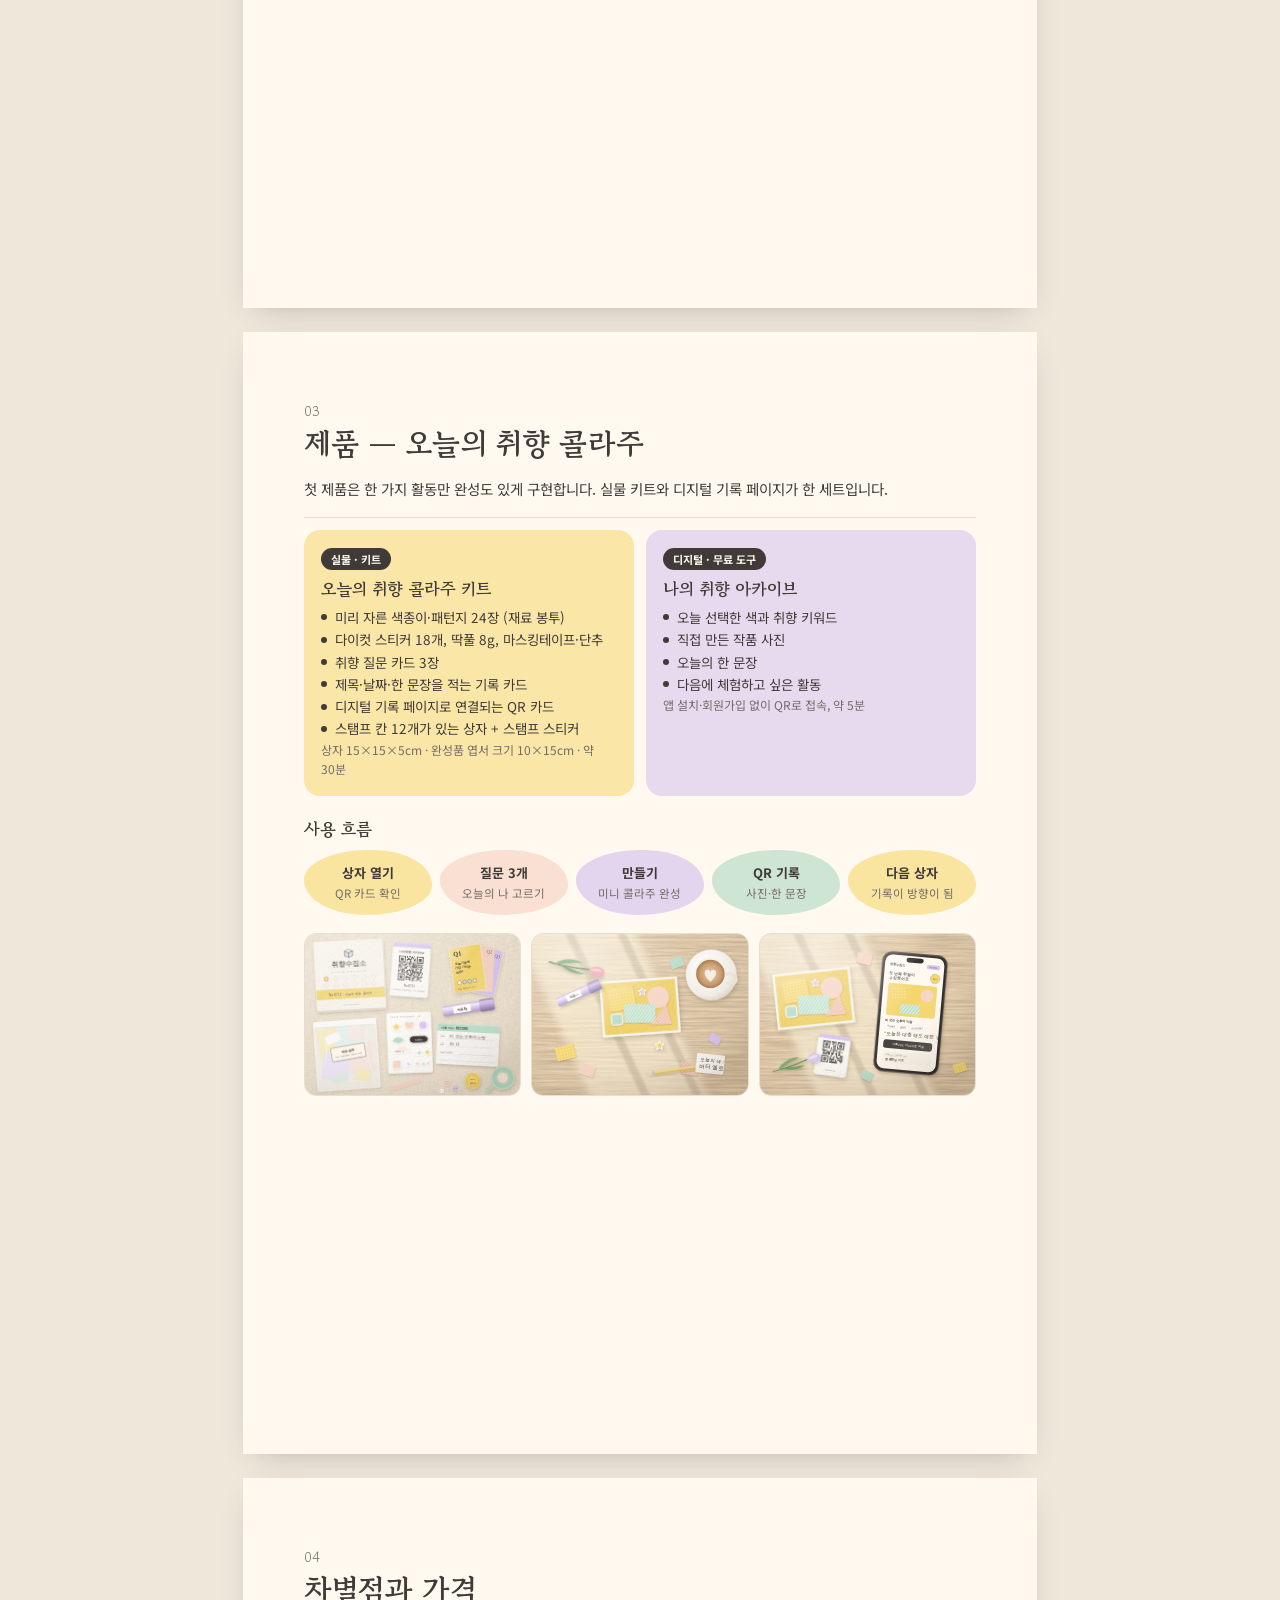
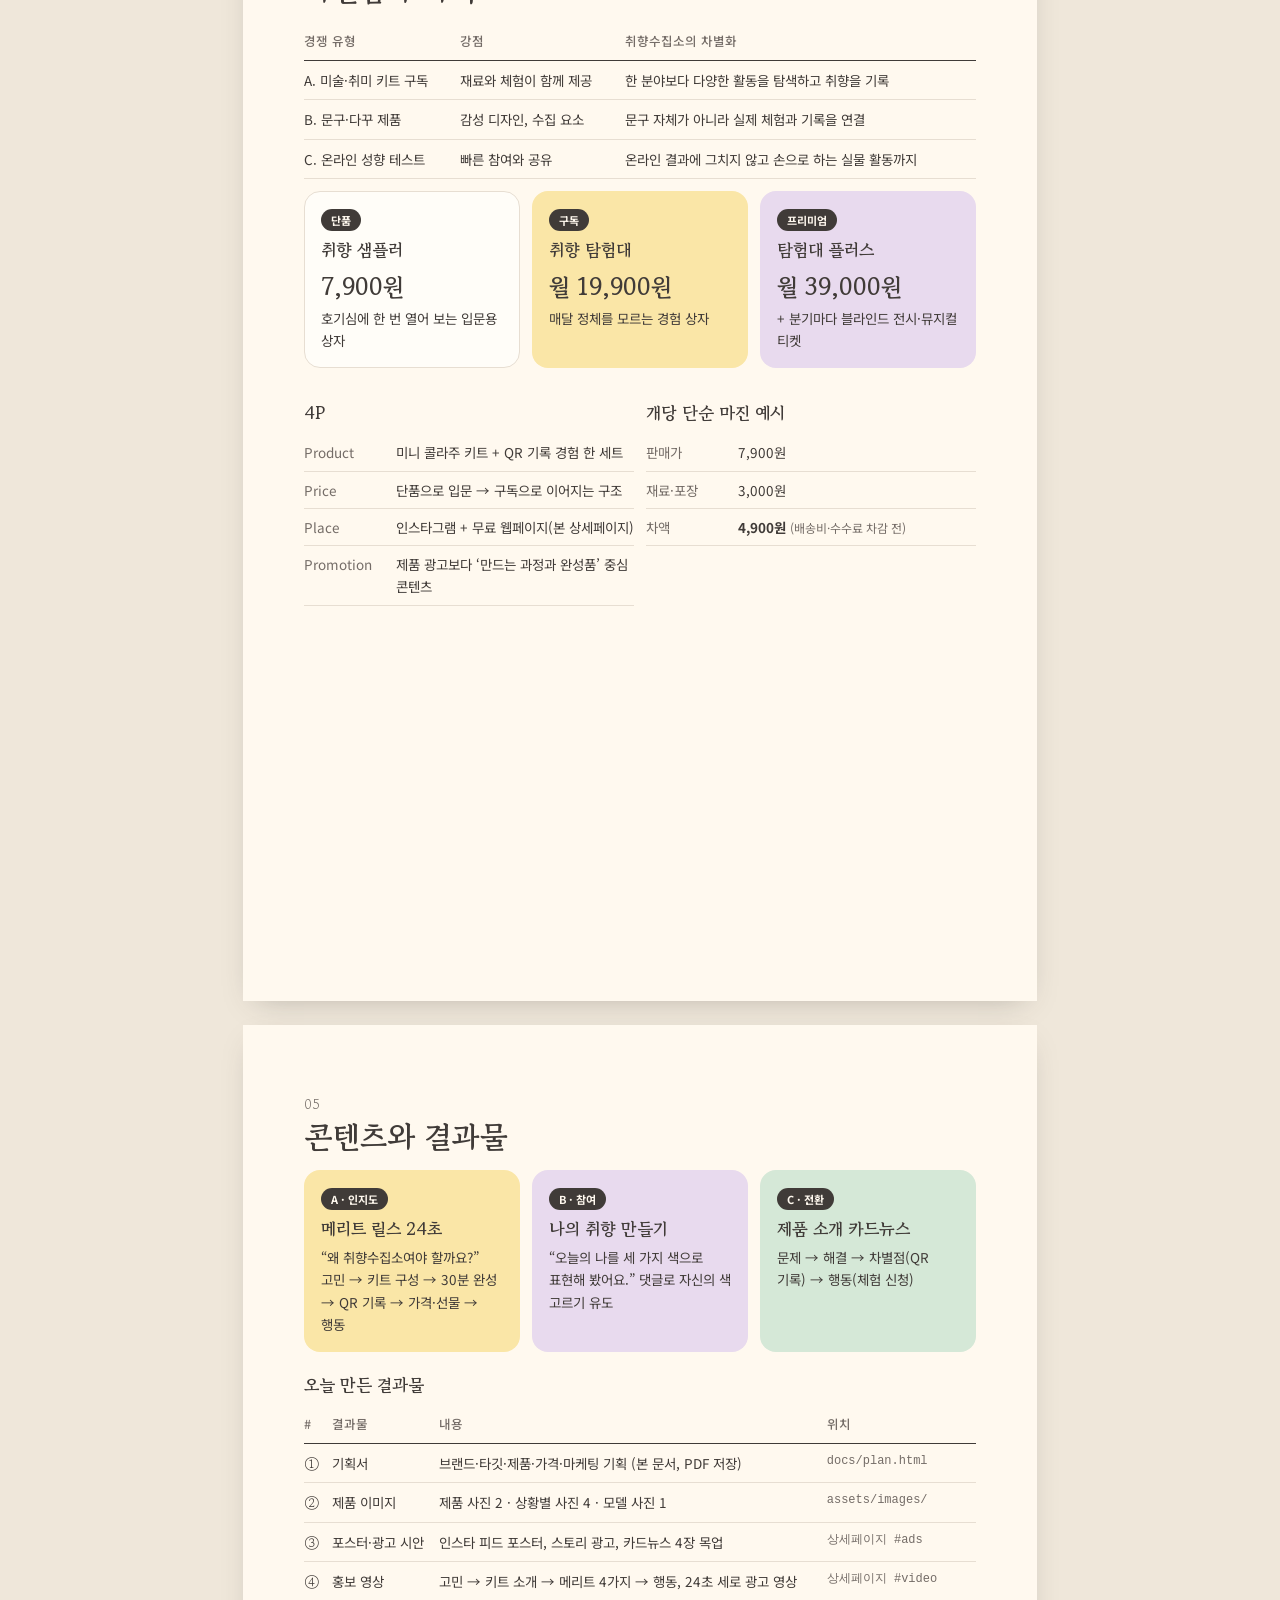
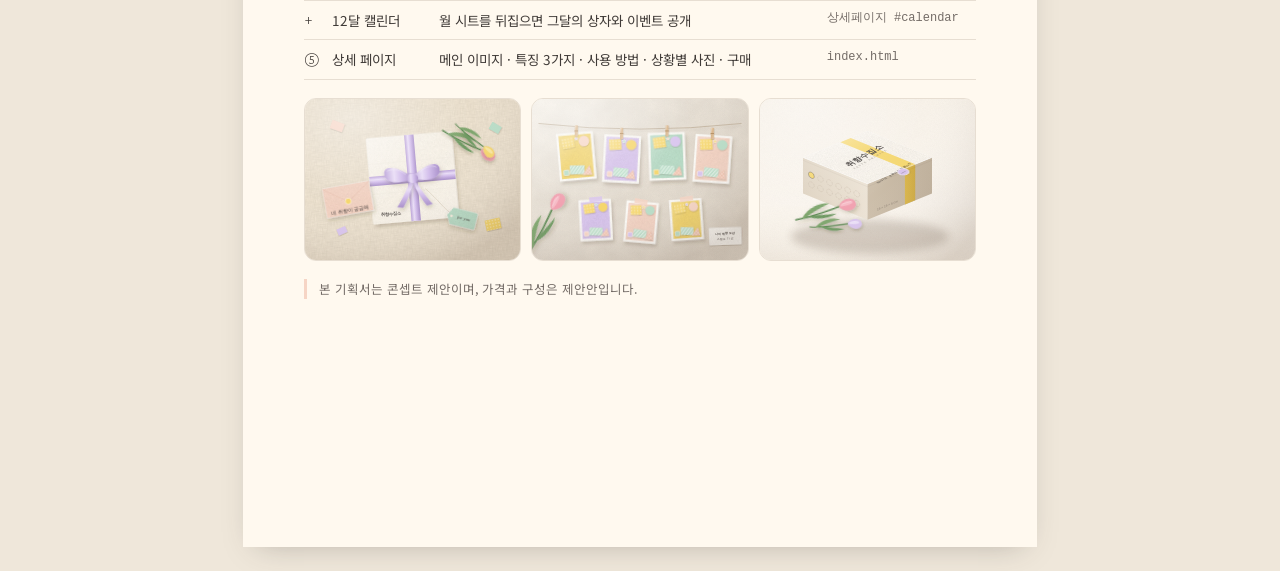
<file: docs/plan.html>
<!doctype html>
<html lang="ko">
<head>
  <meta charset="utf-8">
  <meta name="viewport" content="width=device-width, initial-scale=1">
  <title>취향수집소 기획서</title>
  <link rel="icon" href="../assets/images/favicon.svg" type="image/svg+xml">
  <link rel="preconnect" href="https://fonts.googleapis.com">
  <link rel="preconnect" href="https://fonts.gstatic.com" crossorigin>
  <link href="https://fonts.googleapis.com/css2?family=Gowun+Batang:wght@400;700&family=Nanum+Pen+Script&family=Noto+Sans+KR:wght@400;500;700&display=swap" rel="stylesheet">
  <link rel="stylesheet" href="../css/plan.css">
</head>
<body>
  <div class="toolbar">
    <a href="../index.html">← 상세페이지로</a>
    <button type="button" id="printBtn">PDF로 저장 · 인쇄</button>
  </div>

  <!-- 표지 -->
  <section class="page cover">
    <div class="wash w1"></div><div class="wash w2"></div><div class="wash w3"></div>
    <p class="kicker">PRODUCT PLAN · 제품 기획서</p>
    <div class="cover-body">
      <h1>취향수집소</h1>
      <p class="en">TASTE ARCHIVE</p>
      <p class="slogan">아직 몰랐던 나를 수집하는 시간.</p>
      <p class="sub">첫 번째 상자 「오늘의 취향 콜라주」 상품 기획 · 디자인 · 마케팅 결과물</p>
    </div>
    <img class="cover-img" src="../assets/images/hero.svg" alt="">
    <p class="foot">2026.10 · CONCEPT PROPOSAL</p>
  </section>

  <!-- 1. 브랜드 개요 -->
  <section class="page">
    <p class="num">01</p>
    <h2>브랜드 한눈에 보기</h2>
    <p class="intro">취향수집소는 미니 취미 키트를 파는 브랜드가 아닙니다. 고객이 키트로 무언가를 <b>직접 만들어 보고</b>, 그 결과를 <b>기록하고</b>, 다음 취향을 <b>발견하는</b> 과정 전체를 하나의 브랜드 경험으로 설계합니다.</p>
    <table class="kv">
      <tr><th>브랜드명</th><td><b>취향수집소</b> / TASTE ARCHIVE</td></tr>
      <tr><th>슬로건</th><td>아직 몰랐던 나를 수집하는 시간</td></tr>
      <tr><th>핵심 콘셉트</th><td>취향을 찾아주는 작은 상자 + 경험을 기록하는 디지털 다이어리</td></tr>
      <tr><th>포지셔닝</th><td>취미용품을 파는 곳이 아니라, 새로운 나를 발견하고 기록하는 브랜드</td></tr>
      <tr><th>판매 방식</th><td>취향 샘플러(단품) → 취향 탐험대(매달 미스터리 경험 상자 구독)</td></tr>
      <tr><th>핵심 가치</th><td>발견 · 경험 · 기록</td></tr>
      <tr><th>브랜드 성격</th><td>다정함, 호기심, 가벼운 실험</td></tr>
      <tr><th>브랜드 약속</th><td>완벽하게 만들지 않아도 괜찮아요. 오늘의 취향을 발견해 봐요.</td></tr>
    </table>
    <h3>컬러 팔레트</h3>
    <ul class="palette">
      <li style="--c:#F5D66C"><b>Butter Yellow</b>#F5D66C<span>메인 포인트</span></li>
      <li style="--c:#D9C5EE"><b>Lilac</b>#D9C5EE<span>디지털 기록</span></li>
      <li style="--c:#B9DDC7"><b>Sage Mint</b>#B9DDC7<span>체험·과정</span></li>
      <li style="--c:#F6D5C5"><b>Peach Wash</b>#F6D5C5<span>감성 강조</span></li>
      <li style="--c:#FFF9EF"><b>Warm Ivory</b>#FFF9EF<span>기본 배경</span></li>
      <li style="--c:#403B38" class="dark"><b>Ink</b>#403B38<span>본문·선</span></li>
    </ul>
    <p class="note">무드: 수채화 × 오일파스텔의 코지한 손그림 질감, 종이 텍스처, 넉넉한 여백. 제목은 명조, 본문은 산세리프.</p>
  </section>

  <!-- 2. 문제와 타깃 -->
  <section class="page">
    <p class="num">02</p>
    <h2>타깃과 페르소나</h2>
    <div class="cols3">
      <div class="box tone-butter"><span class="tag">S · 세분화</span><ul><li>감성 문구·다이어리를 좋아하는 소비자</li><li>새 취미를 찾지만 시작이 어려운 소비자</li><li>특별한 경험을 선물하고 싶은 소비자</li><li>취향을 기록·공유하길 즐기는 소비자</li></ul></div>
      <div class="box tone-lilac"><span class="tag">T · 핵심 타깃</span><p><b>18~29세</b> 중 취미 탐색과 감성 콘텐츠에 관심이 있지만, 큰 비용이나 긴 시간을 들이기는 부담스러운 사람.</p></div>
      <div class="box tone-mint"><span class="tag">P · 포지셔닝</span><p>“취미용품을 파는 곳이 아니라, 새로운 나를 발견하고 기록하는 브랜드.”</p></div>
    </div>
    <div class="persona">
      <img src="../assets/images/photo-model.svg" alt="콜라주 엽서를 든 페르소나 지우">
      <div>
        <h3>지우 <small>24세 · 취향 탐색형 소비자</small></h3>
        <table class="kv">
          <tr><th>관심사</th><td>다이어리 꾸미기, 소품, 카페, 짧은 영상</td></tr>
          <tr><th>불편함</th><td>새 활동을 하고 싶지만 검색하고 재료를 준비하는 과정이 번거로움</td></tr>
          <tr><th>구매 동기</th><td>부담 없는 가격, 예쁜 패키지, 완성 결과물, 선물 가치</td></tr>
          <tr><th>구매 장벽</th><td>한 번 쓰고 버리는 제품인지, 설명이 쉬운지, 가격만큼 만족스러운지</td></tr>
        </table>
        <p class="quote">“뭘 해야 할지 고민하지 않아도 되고, 상자를 열어서 바로 시작할 수 있고, 완성한 결과를 예쁘게 기록할 수 있으면 좋겠다.”</p>
      </div>
    </div>
  </section>

  <!-- 3. 제품 -->
  <section class="page">
    <p class="num">03</p>
    <h2>제품 — 오늘의 취향 콜라주</h2>
    <p class="intro">첫 제품은 한 가지 활동만 완성도 있게 구현합니다. 실물 키트와 디지털 기록 페이지가 한 세트입니다.</p>
    <div class="cols2">
      <div class="box tone-butter">
        <span class="tag">실물 · 키트</span>
        <h3>오늘의 취향 콜라주 키트</h3>
        <ul><li>미리 자른 색종이·패턴지 24장 (재료 봉투)</li><li>다이컷 스티커 18개, 딱풀 8g, 마스킹테이프·단추</li><li>취향 질문 카드 3장</li><li>제목·날짜·한 문장을 적는 기록 카드</li><li>디지털 기록 페이지로 연결되는 QR 카드</li><li>스탬프 칸 12개가 있는 상자 + 스탬프 스티커</li></ul>
        <p class="small">상자 15×15×5cm · 완성품 엽서 크기 10×15cm · 약 30분</p>
      </div>
      <div class="box tone-lilac">
        <span class="tag">디지털 · 무료 도구</span>
        <h3>나의 취향 아카이브</h3>
        <ul><li>오늘 선택한 색과 취향 키워드</li><li>직접 만든 작품 사진</li><li>오늘의 한 문장</li><li>다음에 체험하고 싶은 활동</li></ul>
        <p class="small">앱 설치·회원가입 없이 QR로 접속, 약 5분</p>
      </div>
    </div>
    <h3>사용 흐름</h3>
    <ol class="flow"><li><b>상자 열기</b>QR 카드 확인</li><li><b>질문 3개</b>오늘의 나 고르기</li><li><b>만들기</b>미니 콜라주 완성</li><li><b>QR 기록</b>사진·한 문장</li><li><b>다음 상자</b>기록이 방향이 됨</li></ol>
    <div class="imgs">
      <img src="../assets/images/kit-real.svg" alt="구성품">
      <img src="../assets/images/photo-desk.svg" alt="만드는 장면">
      <img src="../assets/images/photo-record.svg" alt="기록 장면">
    </div>
  </section>

  <!-- 4. 차별점 · 가격 -->
  <section class="page">
    <p class="num">04</p>
    <h2>차별점과 가격</h2>
    <table class="grid">
      <thead><tr><th>경쟁 유형</th><th>강점</th><th>취향수집소의 차별화</th></tr></thead>
      <tbody>
        <tr><td>A. 미술·취미 키트 구독</td><td>재료와 체험이 함께 제공</td><td>한 분야보다 다양한 활동을 탐색하고 취향을 기록</td></tr>
        <tr><td>B. 문구·다꾸 제품</td><td>감성 디자인, 수집 요소</td><td>문구 자체가 아니라 실제 체험과 기록을 연결</td></tr>
        <tr><td>C. 온라인 성향 테스트</td><td>빠른 참여와 공유</td><td>온라인 결과에 그치지 않고 손으로 하는 실물 활동까지</td></tr>
      </tbody>
    </table>
    <div class="cols3 prices">
      <div class="box"><span class="tag">단품</span><h3>취향 샘플러</h3><p class="price">7,900원</p><p>호기심에 한 번 열어 보는 입문용 상자</p></div>
      <div class="box tone-butter"><span class="tag">구독</span><h3>취향 탐험대</h3><p class="price">월 19,900원</p><p>매달 정체를 모르는 경험 상자</p></div>
      <div class="box tone-lilac"><span class="tag">프리미엄</span><h3>탐험대 플러스</h3><p class="price">월 39,000원</p><p>+ 분기마다 블라인드 전시·뮤지컬 티켓</p></div>
    </div>
    <div class="cols2">
      <div>
        <h3>4P</h3>
        <table class="kv">
          <tr><th>Product</th><td>미니 콜라주 키트 + QR 기록 경험 한 세트</td></tr>
          <tr><th>Price</th><td>단품으로 입문 → 구독으로 이어지는 구조</td></tr>
          <tr><th>Place</th><td>인스타그램 + 무료 웹페이지(본 상세페이지)</td></tr>
          <tr><th>Promotion</th><td>제품 광고보다 ‘만드는 과정과 완성품’ 중심 콘텐츠</td></tr>
        </table>
      </div>
      <div>
        <h3>개당 단순 마진 예시</h3>
        <table class="kv">
          <tr><th>판매가</th><td>7,900원</td></tr>
          <tr><th>재료·포장</th><td>3,000원</td></tr>
          <tr><th>차액</th><td><b>4,900원</b> <span class="small">(배송비·수수료 차감 전)</span></td></tr>
        </table>
      </div>
    </div>
  </section>

  <!-- 5. 마케팅 · 결과물 -->
  <section class="page">
    <p class="num">05</p>
    <h2>콘텐츠와 결과물</h2>
    <div class="cols3">
      <div class="box tone-butter"><span class="tag">A · 인지도</span><h3>메리트 릴스 24초</h3><p>“왜 취향수집소여야 할까요?”<br>고민 → 키트 구성 → 30분 완성 → QR 기록 → 가격·선물 → 행동</p></div>
      <div class="box tone-lilac"><span class="tag">B · 참여</span><h3>나의 취향 만들기</h3><p>“오늘의 나를 세 가지 색으로 표현해 봤어요.” 댓글로 자신의 색 고르기 유도</p></div>
      <div class="box tone-mint"><span class="tag">C · 전환</span><h3>제품 소개 카드뉴스</h3><p>문제 → 해결 → 차별점(QR 기록) → 행동(체험 신청)</p></div>
    </div>
    <h3>오늘 만든 결과물</h3>
    <table class="grid deliverables">
      <thead><tr><th>#</th><th>결과물</th><th>내용</th><th>위치</th></tr></thead>
      <tbody>
        <tr><td>①</td><td>기획서</td><td>브랜드·타깃·제품·가격·마케팅 기획 (본 문서, PDF 저장)</td><td>docs/plan.html</td></tr>
        <tr><td>②</td><td>제품 이미지</td><td>제품 사진 2 · 상황별 사진 4 · 모델 사진 1</td><td>assets/images/</td></tr>
        <tr><td>③</td><td>포스터·광고 시안</td><td>인스타 피드 포스터, 스토리 광고, 카드뉴스 4장 목업</td><td>상세페이지 #ads</td></tr>
        <tr><td>④</td><td>홍보 영상</td><td>고민 → 키트 소개 → 메리트 4가지 → 행동, 24초 세로 광고 영상</td><td>상세페이지 #video</td></tr>
        <tr><td>+</td><td>12달 캘린더</td><td>월 시트를 뒤집으면 그달의 상자와 이벤트 공개</td><td>상세페이지 #calendar</td></tr>
        <tr><td>⑤</td><td>상세 페이지</td><td>메인 이미지 · 특징 3가지 · 사용 방법 · 상황별 사진 · 구매</td><td>index.html</td></tr>
      </tbody>
    </table>
    <div class="imgs">
      <img src="../assets/images/photo-gift.svg" alt="선물 장면">
      <img src="../assets/images/photo-wall.svg" alt="전시 장면">
      <img src="../assets/images/photo-box.svg" alt="패키지">
    </div>
    <p class="note">본 기획서는 콘셉트 제안이며, 가격과 구성은 제안안입니다.</p>
  </section>

  <script>
    document.getElementById('printBtn').addEventListener('click', () => window.print());
    // 상세페이지의 'PDF로 저장하기' 버튼(?print=1)으로 들어오면 폰트 로딩 후 인쇄 창을 열어요
    if (new URLSearchParams(location.search).has('print')) {
      document.fonts.ready.then(() => setTimeout(() => window.print(), 300));
    }
  </script>
</body>
</html>
</file>
<file: css/archive.css>
/* 나의 취향 아카이브 — QR로 들어오는 모바일 기록 페이지 */
:root {
  --butter: #F5D66C; --lilac: #D9C5EE; --mint: #B9DDC7; --peach: #F6D5C5;
  --ivory: #FFF9EF; --ink: #403B38; --gray: #746C67; --line: #E7DED2; --white: #FFFDF8; --paper: #FBF4E8;
  --serif: "Gowun Batang", "Batang", serif;
  --sans: "Noto Sans KR", "Apple SD Gothic Neo", "Malgun Gothic", sans-serif;
  --hand: "Nanum Pen Script", cursive;
}
* { box-sizing: border-box; }
body { margin: 0; background: var(--ivory); color: var(--ink); font-family: var(--sans); font-size: 15px; line-height: 1.6; word-break: keep-all; -webkit-tap-highlight-color: transparent; }
img { max-width: 100%; display: block; }
[hidden] { display: none !important; }
h1, h2, h3 { font-family: var(--serif); margin: 0; line-height: 1.3; }
p { margin: 0; }
button, input, textarea { font: inherit; color: inherit; }
:focus-visible { outline: 2.5px solid var(--ink); outline-offset: 2px; border-radius: 6px; }

.a-header { position: sticky; top: 0; z-index: 10; display: flex; justify-content: space-between; align-items: center; padding: 12px 16px; padding-top: max(12px, env(safe-area-inset-top)); background: rgba(255, 249, 239, .92); backdrop-filter: blur(8px); border-bottom: 1px solid var(--line); }
.a-logo { display: flex; align-items: center; gap: 6px; font-family: var(--serif); font-weight: 700; font-size: 17px; text-decoration: none; color: inherit; }
.a-box { font-size: 12px; padding: 3px 10px; border-radius: 999px; background: var(--lilac); }

.a-main { max-width: 560px; margin: 0 auto; padding: 0 16px 40px; }
.a-eyebrow { font-size: 12px; letter-spacing: .26em; color: var(--gray); margin-bottom: 6px; }
.a-help { font-size: 13.5px; color: var(--gray); }

/* hello */
.a-hello { position: relative; padding: 28px 0 22px; overflow: hidden; }
.a-hello::before { content: ""; position: absolute; z-index: -1; width: 260px; height: 200px; right: -80px; top: 0; background: var(--butter); border-radius: 50% 45% 55% 48% / 52% 48% 56% 44%; filter: blur(26px); opacity: .55; }
.a-hello h1 { font-size: 27px; margin-bottom: 10px; }
.a-sub { font-size: 14px; color: var(--gray); margin-bottom: 18px; }
.a-stamps { display: flex; align-items: center; justify-content: space-between; gap: 10px; padding: 12px 14px; border-radius: 16px; background: var(--white); border: 1.5px solid var(--line); }
.a-stamps ol { display: flex; flex-wrap: wrap; gap: 4px; margin: 0; padding: 0; list-style: none; max-width: 200px; }
.a-stamps li { width: 14px; height: 14px; border-radius: 50%; border: 1.5px dashed #C4B8A8; }
.a-stamps li.on { background: var(--butter); border: 1.5px solid var(--ink); }
.a-stamps p { font-size: 13px; white-space: nowrap; }
.a-stamps b { font-family: var(--serif); font-size: 20px; }

/* progress */
.a-progress { position: sticky; top: 53px; z-index: 9; background: var(--ivory); padding: 8px 0; }
.a-progress ol { display: grid; grid-template-columns: repeat(4, 1fr); gap: 4px; margin: 0; padding: 0; list-style: none; counter-reset: p; }
.a-progress li { counter-increment: p; font-size: 11.5px; text-align: center; color: var(--gray); padding-top: 8px; border-top: 3px solid var(--line); transition: all .3s; }
.a-progress li.is-on { color: var(--ink); font-weight: 700; border-color: var(--ink); }
.a-progress li.is-done { border-color: var(--butter); }

/* form */
.a-step { border: 0; margin: 18px 0 0; padding: 20px 16px; border-radius: 20px; background: var(--white); border: 1.5px solid var(--line); }
.a-step legend { float: left; width: 100%; padding: 0; margin-bottom: 14px; font-family: var(--serif); font-weight: 700; font-size: 17px; display: flex; gap: 8px; align-items: center; }
.a-step > :not(legend) { clear: both; }
.a-num { flex: none; width: 26px; height: 26px; border-radius: 50%; display: grid; place-items: center; background: var(--ink); color: var(--ivory); font-size: 13px; }
.a-q + .a-q { margin-top: 16px; padding-top: 16px; border-top: 1px dashed var(--line); }
.a-q-title { font-size: 14.5px; margin-bottom: 10px; }
.a-q-title b { font-family: var(--hand); font-size: 22px; font-weight: 400; margin-right: 2px; }
.a-opts { display: flex; flex-wrap: wrap; gap: 7px; }
.a-opts label { cursor: pointer; }
.a-opts input { position: absolute; opacity: 0; pointer-events: none; }
.a-opts span { display: inline-flex; align-items: center; gap: 7px; min-height: 40px; padding: 7px 14px; border-radius: 999px; border: 1.5px solid var(--line); background: var(--ivory); font-size: 14px; transition: all .15s; }
.a-opts i { width: 14px; height: 14px; border-radius: 50%; background: var(--c); border: 1px solid rgba(64,59,56,.25); }
.a-opts input:checked + span { border-color: var(--ink); background: var(--white); box-shadow: 2px 3px 0 var(--butter); font-weight: 500; }
.a-opts input:focus-visible + span { outline: 2.5px solid var(--ink); outline-offset: 2px; }
.a-next input:disabled:not(:checked) + span { opacity: .4; }

.a-input { width: 100%; padding: 11px 14px; border-radius: 12px; border: 1.5px solid var(--line); background: var(--ivory); font-size: 16px; resize: vertical; }
.a-input:focus { border-color: var(--ink); outline: none; background: var(--white); }
.a-mini { margin-top: 10px; font-size: 14px; padding: 9px 12px; }
.a-field { display: block; margin-top: 16px; }
.a-field:first-of-type { margin-top: 0; }
.a-field > span { display: block; font-size: 13.5px; font-weight: 500; margin-bottom: 7px; }
.a-field small { font-weight: 400; color: var(--gray); }
.a-count { display: block; text-align: right; font-size: 12px; color: var(--gray); margin-top: 4px; }
.a-row { display: grid; grid-template-columns: 1fr auto; align-items: center; gap: 4px 10px; }
.a-row label span { font-size: 13.5px; font-weight: 500; }
.a-row input[type="range"] { grid-column: 1 / -1; width: 100%; accent-color: var(--ink); height: 28px; }
.a-pill { font-size: 13px; padding: 2px 10px; border-radius: 999px; background: var(--butter); font-weight: 700; }
.a-rate { display: flex; gap: 8px; }
.a-rate label { flex: 1; cursor: pointer; }
.a-rate input { position: absolute; opacity: 0; }
.a-rate span { display: grid; place-items: center; height: 46px; border-radius: 14px; border: 1.5px solid var(--line); font-size: 22px; filter: grayscale(1); opacity: .55; transition: all .15s; }
.a-rate input:checked + span { filter: none; opacity: 1; border-color: var(--ink); background: var(--white); box-shadow: 2px 3px 0 var(--peach); transform: translateY(-2px); }
.a-rate input:focus-visible + span { outline: 2.5px solid var(--ink); }

.a-photo { position: relative; display: grid; place-items: center; aspect-ratio: 4 / 3; border-radius: 16px; border: 2px dashed #CDBFAE; background: var(--paper); cursor: pointer; overflow: hidden; }
.a-photo input { position: absolute; inset: 0; opacity: 0; cursor: pointer; }
.a-photo img { width: 100%; height: 100%; object-fit: cover; }
.a-photo-empty { display: grid; justify-items: center; gap: 4px; text-align: center; padding: 16px; pointer-events: none; }
.a-photo-empty svg { width: 44px; height: 44px; fill: none; stroke: var(--ink); stroke-width: 2.2; stroke-linejoin: round; }
.a-photo-empty small { color: var(--gray); }
.a-link { background: none; border: 0; padding: 8px 0; text-decoration: underline; color: var(--gray); font-size: 13px; cursor: pointer; }
.a-consent { display: flex; gap: 8px; align-items: flex-start; margin-top: 16px; font-size: 13px; color: var(--gray); }
.a-consent input { accent-color: var(--ink); margin-top: 3px; }

.a-error { margin-top: 14px; padding: 10px 14px; border-radius: 12px; background: var(--peach); font-size: 14px; }
.a-submit { position: sticky; bottom: 12px; display: block; width: 100%; margin-top: 20px; min-height: 56px; border: 2px solid var(--ink); border-radius: 255px 18px 225px 18px / 18px 225px 18px 255px; background: var(--ink); color: var(--ivory); font-weight: 700; font-size: 16px; box-shadow: 4px 5px 0 var(--butter); cursor: pointer; }
.a-submit:active { transform: translateY(2px); box-shadow: 2px 2px 0 var(--butter); }

/* result */
.a-result { position: relative; margin-top: 26px; padding: 24px 16px; border-radius: 22px; background: var(--white); border: 2px solid var(--ink); box-shadow: 6px 8px 0 var(--lilac); text-align: center; outline: none; }
.a-result h2 { font-size: 22px; margin-bottom: 18px; }
.a-stamp-pop { position: absolute; right: 14px; top: -26px; width: 84px; height: 84px; border-radius: 50%; background: var(--butter); border: 2px dashed var(--ink); display: grid; place-content: center; text-align: center; font-family: var(--serif); transform: rotate(-12deg); animation: stamp .6s cubic-bezier(.2, 1.6, .4, 1) both; }
.a-stamp-pop span { font-size: 15px; line-height: 1.1; }
.a-stamp-pop b { font-size: 22px; }
.a-stamp-pop small { font-family: var(--sans); font-size: 10px; }
@keyframes stamp { from { transform: scale(2.4) rotate(-30deg); opacity: 0; } to { transform: scale(1) rotate(-12deg); opacity: 1; } }

.a-card { text-align: left; border-radius: 16px; overflow: hidden; border: 1.5px solid var(--line); background: var(--ivory); }
.a-card-photo { aspect-ratio: 4 / 3; background: var(--tone, var(--butter)); position: relative; overflow: hidden; }
.a-card-photo img { width: 100%; height: 100%; object-fit: cover; }
.a-card-photo:empty::after { content: ""; position: absolute; inset: 18% 22%; border-radius: 46% 54% 42% 58% / 52% 44% 56% 48%; background: var(--ivory); opacity: .5; filter: blur(10px); }
.a-card-body { padding: 16px; }
.a-card-meta { font-size: 12px; color: var(--gray); }
.a-card-body h3 { font-size: 21px; margin: 4px 0 10px; }
.a-card-tags { display: flex; flex-wrap: wrap; gap: 5px; margin: 0 0 10px; padding: 0; list-style: none; }
.a-card-tags li { font-size: 12px; padding: 2px 10px; border-radius: 999px; border: 1px solid var(--line); background: var(--white); }
.a-card-quote { font-family: var(--hand); font-size: 24px; line-height: 1.2; }
.a-actions { display: grid; gap: 8px; margin-top: 16px; }
.a-btn { min-height: 48px; border-radius: 14px; border: 1.5px solid var(--ink); background: var(--white); font-weight: 500; cursor: pointer; }
.a-btn-dark { background: var(--ink); color: var(--ivory); }
.a-next-box { margin-top: 20px; padding: 16px; border-radius: 16px; background: var(--paper); text-align: left; }
.a-next-box h3 { font-size: 18px; margin-bottom: 4px; }

/* history */
.a-history { margin-top: 34px; }
.a-history h2 { font-size: 20px; margin-bottom: 10px; }
.a-history-list { display: grid; grid-template-columns: repeat(2, 1fr); gap: 10px; margin: 0; padding: 0; list-style: none; }
.a-history-list li { border-radius: 14px; overflow: hidden; background: var(--white); border: 1.5px solid var(--line); }
.a-history-list .h-photo { aspect-ratio: 1; background: var(--tone); }
.a-history-list .h-photo img { width: 100%; height: 100%; object-fit: cover; }
.a-history-list .h-body { padding: 8px 10px 10px; }
.a-history-list b { display: block; font-family: var(--serif); font-size: 14px; line-height: 1.35; }
.a-history-list small { color: var(--gray); font-size: 11.5px; }

.a-footer { text-align: center; font-size: 13px; color: var(--gray); padding: 24px 16px 40px; border-top: 1px solid var(--line); }

/* 종이 조각 축하 효과 */
.confetti { position: fixed; top: -20px; z-index: 50; width: 10px; height: 14px; pointer-events: none; animation: fall var(--d, 2s) cubic-bezier(.3, .6, .5, 1) forwards; }
@keyframes fall { to { transform: translate(var(--dx, 0), 110vh) rotate(var(--rot, 540deg)); } }

@media (prefers-reduced-motion: reduce) {
  *, *::before, *::after { animation: none !important; transition: none !important; }
  .confetti { display: none; }
}
</file>
<file: css/guide.css>
/* 코드 안내서 */
:root {
  --butter: #F5D66C; --lilac: #D9C5EE; --mint: #B9DDC7; --peach: #F6D5C5;
  --ivory: #FFF9EF; --ink: #403B38; --gray: #746C67; --line: #E7DED2; --white: #FFFDF8; --paper: #FBF4E8;
  --serif: "Gowun Batang", serif;
  --sans: "Noto Sans KR", "Malgun Gothic", sans-serif;
}
* { box-sizing: border-box; }
body { margin: 0; background: var(--ivory); color: var(--ink); font-family: var(--sans); font-size: 14.5px; line-height: 1.7; word-break: keep-all; }
h1, h2, h3 { font-family: var(--serif); line-height: 1.3; margin: 0; }
code { font-family: ui-monospace, Consolas, monospace; font-size: .86em; background: var(--paper); border: 1px solid var(--line); padding: 1px 5px; border-radius: 5px; word-break: break-all; }

.g-top { position: sticky; top: 0; z-index: 5; display: flex; justify-content: space-between; align-items: center; padding: 12px 16px; background: rgba(255, 249, 239, .92); border-bottom: 1px solid var(--line); backdrop-filter: blur(6px); }
.g-top a { color: var(--ink); text-decoration: none; }
.g-top button { font: inherit; padding: 7px 16px; border-radius: 999px; border: 2px solid var(--ink); background: var(--ink); color: var(--ivory); cursor: pointer; }

.g-main { max-width: 1120px; margin: 0 auto; padding: 0 16px 80px; }
.g-hero { padding: 48px 0 24px; max-width: 760px; }
.g-eyebrow { font-size: 12px; letter-spacing: .3em; color: var(--gray); margin: 0 0 8px; }
.g-hero h1 { font-size: clamp(28px, 5vw, 40px); margin-bottom: 12px; }

.g-sec { margin-top: 40px; padding: clamp(20px, 4vw, 32px); border-radius: 24px; background: var(--white); border: 1.5px solid var(--line); }
.g-sec h2 { font-size: 24px; display: flex; align-items: center; gap: 10px; margin-bottom: 8px; }
.g-sec h2 span { width: 30px; height: 30px; border-radius: 50%; display: grid; place-items: center; background: var(--ink); color: var(--ivory); font-size: 15px; }
.g-sec h3 { font-size: 17px; margin: 26px 0 10px; }
.g-sec h3 small { font-family: var(--sans); font-weight: 400; font-size: 12.5px; color: var(--gray); }
.g-lead { color: var(--gray); margin: 0 0 16px; }
.g-note { margin-top: 16px; padding: 12px 16px; border-radius: 14px; background: color-mix(in srgb, var(--butter) 30%, var(--ivory)); font-size: 13.5px; }

.g-tree pre { margin: 0; padding: 18px; border-radius: 16px; background: var(--ink); color: var(--ivory); font-family: ui-monospace, Consolas, "Malgun Gothic", monospace; font-size: 13px; line-height: 1.65; overflow-x: auto; }
.g-tree b { color: var(--butter); font-weight: 700; }

.g-swatches { display: grid; grid-template-columns: repeat(auto-fill, minmax(150px, 1fr)); gap: 8px; padding: 0; list-style: none; margin: 0; }
.g-swatches li { position: relative; padding: 42px 12px 10px; border-radius: 12px; border: 1px solid var(--line); font-size: 12.5px; color: var(--gray); display: grid; }
.g-swatches li::before { content: ""; position: absolute; inset: 0 0 auto; height: 32px; border-radius: 12px 12px 0 0; background: var(--c); }
.g-swatches code { background: none; border: 0; padding: 0; color: var(--ink); font-size: 13px; }

.g-table-wrap { overflow-x: auto; margin: 0 -4px; }
.g-table { width: 100%; min-width: 860px; border-collapse: collapse; font-size: 13.5px; }
.g-table th, .g-table td { text-align: left; vertical-align: top; padding: 12px 10px; border-bottom: 1px solid var(--line); }
.g-table thead th { position: sticky; top: 0; background: var(--white); font-size: 12.5px; color: var(--gray); font-weight: 500; border-bottom: 2px solid var(--ink); }
.g-table td:first-child { white-space: nowrap; }
.g-table td:first-child b { font-family: var(--serif); font-size: 15px; }
.g-table tbody tr:hover { background: var(--paper); }

.g-flow { display: grid; grid-template-columns: repeat(4, 1fr); gap: 10px; padding: 0; margin: 8px 0 0; list-style: none; counter-reset: f; }
@media (max-width: 760px) { .g-flow { grid-template-columns: 1fr 1fr; } }
.g-flow li { counter-increment: f; position: relative; display: grid; gap: 6px; align-content: start; padding: 16px; border-radius: 16px; font-size: 13px; }
.g-flow li:nth-child(1) { background: color-mix(in srgb, var(--butter) 45%, var(--ivory)); }
.g-flow li:nth-child(2) { background: color-mix(in srgb, var(--peach) 60%, var(--ivory)); }
.g-flow li:nth-child(3) { background: color-mix(in srgb, var(--lilac) 60%, var(--ivory)); }
.g-flow li:nth-child(4) { background: color-mix(in srgb, var(--mint) 60%, var(--ivory)); }
.g-flow li::before { content: counter(f); font-family: var(--serif); font-size: 22px; font-weight: 700; }
.g-flow li:not(:last-child)::after { content: "→"; position: absolute; right: -10px; top: 18px; font-weight: 700; }
.g-flow b { font-family: var(--serif); font-size: 16px; }
.g-flow small { color: var(--gray); }

.g-cards { display: grid; grid-template-columns: repeat(auto-fill, minmax(240px, 1fr)); gap: 10px; }
.g-cards div { padding: 14px 16px; border-radius: 14px; background: var(--paper); }
.g-cards b { font-family: var(--serif); font-size: 15px; }
.g-cards p { margin: 4px 0 0; font-size: 13px; }

@media print {
  .g-top { display: none; }
  .g-sec { break-inside: avoid-page; }
  .g-table { min-width: 0; font-size: 11.5px; }
  * { -webkit-print-color-adjust: exact; print-color-adjust: exact; }
}
</file>
<file: css/plan.css>
/* 취향수집소 기획서 — 화면에서는 A4 카드, 인쇄 시 A4 페이지 */
:root {
  --butter: #F5D66C; --lilac: #D9C5EE; --mint: #B9DDC7; --peach: #F6D5C5;
  --ivory: #FFF9EF; --ink: #403B38; --gray: #746C67; --line: #E7DED2; --white: #FFFDF8;
  --serif: "Gowun Batang", serif;
  --sans: "Noto Sans KR", "Malgun Gothic", sans-serif;
}
* { box-sizing: border-box; }
body { margin: 0; background: #EFE7DA; color: var(--ink); font-family: var(--sans); font-size: 13.5px; line-height: 1.65; word-break: keep-all; }
img { max-width: 100%; display: block; }
h1, h2, h3 { font-family: var(--serif); margin: 0; line-height: 1.3; }
p, ul, ol { margin: 0; }
ul, ol { padding: 0; list-style: none; }

.toolbar { position: sticky; top: 0; z-index: 5; display: flex; justify-content: space-between; align-items: center; gap: 12px; padding: 12px 16px; background: rgba(255, 249, 239, .92); border-bottom: 1px solid var(--line); backdrop-filter: blur(6px); }
.toolbar a { color: var(--ink); text-decoration: none; font-size: 14px; }
.toolbar button { font: inherit; font-size: 14px; padding: 8px 18px; border-radius: 999px; border: 2px solid var(--ink); background: var(--ink); color: var(--ivory); cursor: pointer; }

.page {
  position: relative; overflow: hidden;
  width: min(210mm, calc(100% - 32px)); min-height: 297mm;
  margin: 24px auto; padding: 18mm 16mm;
  background: var(--ivory); box-shadow: 0 10px 30px -14px rgba(64, 59, 56, .35);
}
@media (max-width: 700px) { .page { min-height: 0; padding: 32px 20px; } }

.num { font-family: var(--serif); color: var(--gray); }
.page h2 { font-size: 30px; margin: 2px 0 14px; }
.page h3 { font-size: 17px; margin: 22px 0 10px; }
.intro { font-size: 14.5px; padding-bottom: 16px; margin-bottom: 8px; border-bottom: 1.5px solid var(--line); }
.note { margin-top: 18px; padding-left: 12px; border-left: 3px solid var(--peach); color: var(--gray); font-size: 12.5px; }
.small { font-size: 12px; color: var(--gray); }

/* cover */
.cover { display: flex; flex-direction: column; justify-content: space-between; }
.wash { position: absolute; z-index: 0; border-radius: 50% 45% 55% 48% / 52% 48% 56% 44%; filter: blur(30px); opacity: .75; }
.w1 { width: 60%; height: 34%; left: -12%; top: 18%; background: var(--lilac); }
.w2 { width: 55%; height: 30%; right: -10%; top: -6%; background: var(--butter); }
.w3 { width: 70%; height: 30%; right: -14%; bottom: 4%; background: var(--mint); }
.cover > * { position: relative; z-index: 1; }
.kicker, .foot { font-size: 11px; letter-spacing: .28em; color: var(--gray); }
.cover h1 { font-size: clamp(44px, 10vw, 68px); }
.cover .en { font-family: var(--serif); letter-spacing: .4em; color: var(--gray); font-size: 18px; margin-bottom: 26px; }
.slogan { font-family: var(--serif); font-size: 22px; margin-bottom: 8px; }
.sub { color: var(--gray); }
.cover-img { width: 72%; align-self: flex-end; margin: 10px 0; }

/* tables */
.kv { width: 100%; border-collapse: collapse; }
.kv th, .kv td { text-align: left; vertical-align: top; padding: 7px 0; border-bottom: 1px solid var(--line); }
.kv th { width: 92px; font-weight: 400; color: var(--gray); padding-right: 12px; }
.grid { width: 100%; border-collapse: collapse; margin-bottom: 8px; }
.grid th, .grid td { text-align: left; vertical-align: top; padding: 8px 10px 8px 0; border-bottom: 1px solid var(--line); }
.grid thead th { font-weight: 500; color: var(--gray); font-size: 12.5px; border-bottom: 1.5px solid var(--ink); }
.deliverables td:first-child { font-family: var(--serif); width: 28px; }
.deliverables td:last-child { font-family: ui-monospace, Consolas, monospace; font-size: 12px; color: var(--gray); }

/* palette */
.palette { display: grid; grid-template-columns: repeat(3, 1fr); gap: 8px; }
.palette li { position: relative; padding: 46px 12px 10px; border-radius: 12px; border: 1px solid var(--line); background: var(--white); font-size: 12px; display: grid; }
.palette li::before { content: ""; position: absolute; left: 0; right: 0; top: 0; height: 36px; border-radius: 12px 12px 0 0; background: var(--c); }
.palette b { font-size: 13px; }
.palette span { color: var(--gray); }

/* boxes */
.cols2, .cols3 { display: grid; gap: 12px; margin-top: 12px; }
.cols2 { grid-template-columns: repeat(2, 1fr); }
.cols3 { grid-template-columns: repeat(3, 1fr); }
@media (max-width: 700px) { .cols2, .cols3, .palette { grid-template-columns: 1fr; } }
.box { padding: 16px; border-radius: 16px; background: var(--white); border: 1px solid var(--line); }
.box h3 { margin: 8px 0 6px; }
.box ul li { position: relative; padding-left: 14px; }
.box ul li::before { content: ""; position: absolute; left: 0; top: .62em; width: 6px; height: 6px; border-radius: 50%; background: var(--ink); }
.tone-butter { background: color-mix(in srgb, var(--butter) 55%, var(--ivory)); border-color: transparent; }
.tone-lilac  { background: color-mix(in srgb, var(--lilac) 60%, var(--ivory)); border-color: transparent; }
.tone-mint   { background: color-mix(in srgb, var(--mint) 60%, var(--ivory)); border-color: transparent; }
.tag { display: inline-block; font-size: 11px; font-weight: 700; padding: 2px 10px; border-radius: 999px; background: var(--ink); color: var(--ivory); }
.prices .price { font-family: var(--serif); font-size: 24px; font-weight: 700; }

.persona { display: grid; grid-template-columns: 170px 1fr; gap: 20px; margin-top: 24px; align-items: start; }
.persona img { border-radius: 16px; }
.persona h3 { margin-top: 0; font-size: 24px; }
.persona h3 small { font-size: 13px; color: var(--gray); font-weight: 400; }
.quote { margin-top: 14px; padding: 14px 16px; border-radius: 14px; background: color-mix(in srgb, var(--butter) 40%, var(--ivory)); font-family: var(--serif); }
@media (max-width: 700px) { .persona { grid-template-columns: 1fr; } .persona img { max-width: 200px; } }

.flow { display: grid; grid-template-columns: repeat(5, 1fr); gap: 8px; counter-reset: f; }
.flow li { padding: 12px 10px; border-radius: 50% 45% 52% 48% / 46% 54% 46% 54%; text-align: center; font-size: 11.5px; color: var(--gray); }
.flow li b { display: block; color: var(--ink); font-size: 13px; }
.flow li:nth-child(1) { background: color-mix(in srgb, var(--butter) 60%, var(--ivory)); }
.flow li:nth-child(2) { background: color-mix(in srgb, var(--peach) 70%, var(--ivory)); }
.flow li:nth-child(3) { background: color-mix(in srgb, var(--lilac) 70%, var(--ivory)); }
.flow li:nth-child(4) { background: color-mix(in srgb, var(--mint) 70%, var(--ivory)); }
.flow li:nth-child(5) { background: color-mix(in srgb, var(--butter) 60%, var(--ivory)); }
@media (max-width: 700px) { .flow { grid-template-columns: 1fr 1fr; } }
.imgs { display: grid; grid-template-columns: repeat(3, 1fr); gap: 10px; margin-top: 18px; }
.imgs img { border-radius: 12px; aspect-ratio: 4 / 3; object-fit: cover; border: 1px solid var(--line); }

@page { size: A4; margin: 0; }
@media print {
  body { background: none; }
  .toolbar { display: none; }
  .page { width: 210mm; height: 297mm; min-height: 0; margin: 0; box-shadow: none; page-break-after: always; break-after: page; }
  * { -webkit-print-color-adjust: exact; print-color-adjust: exact; }
}
</file>
